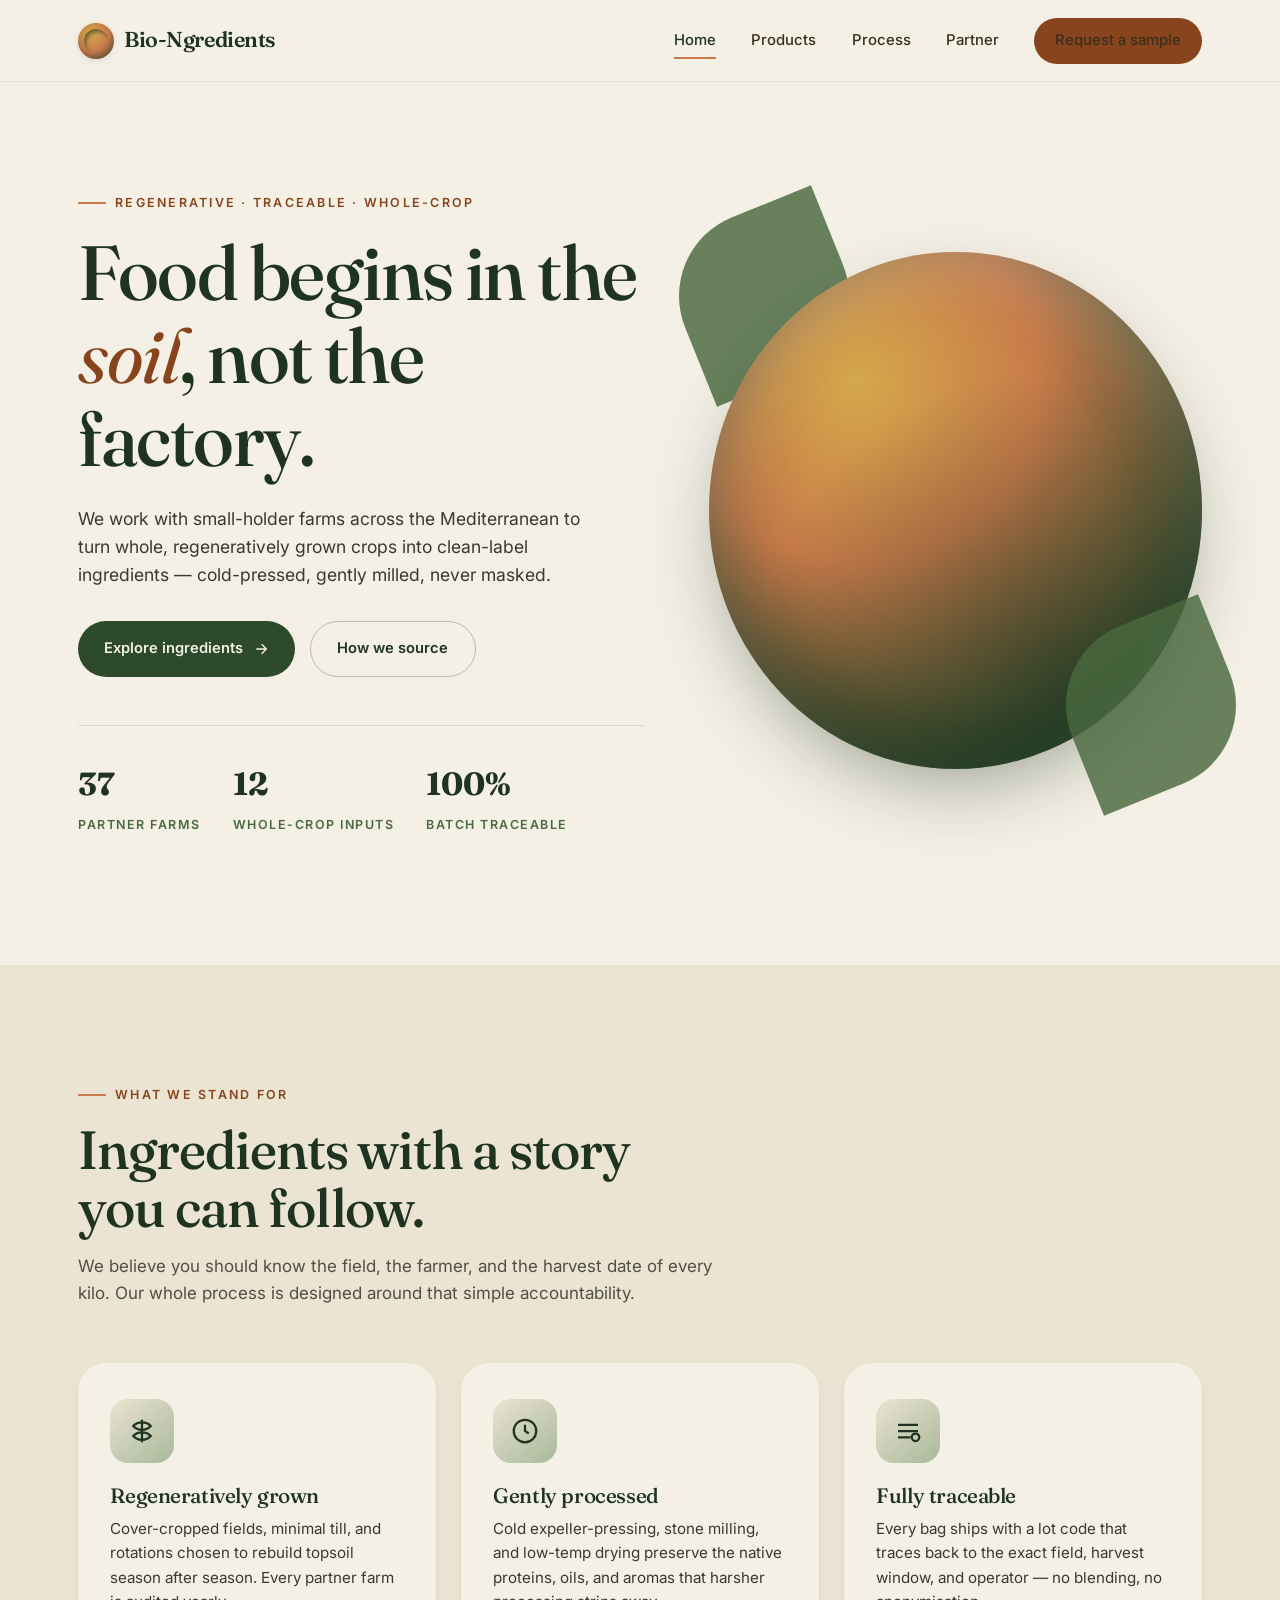
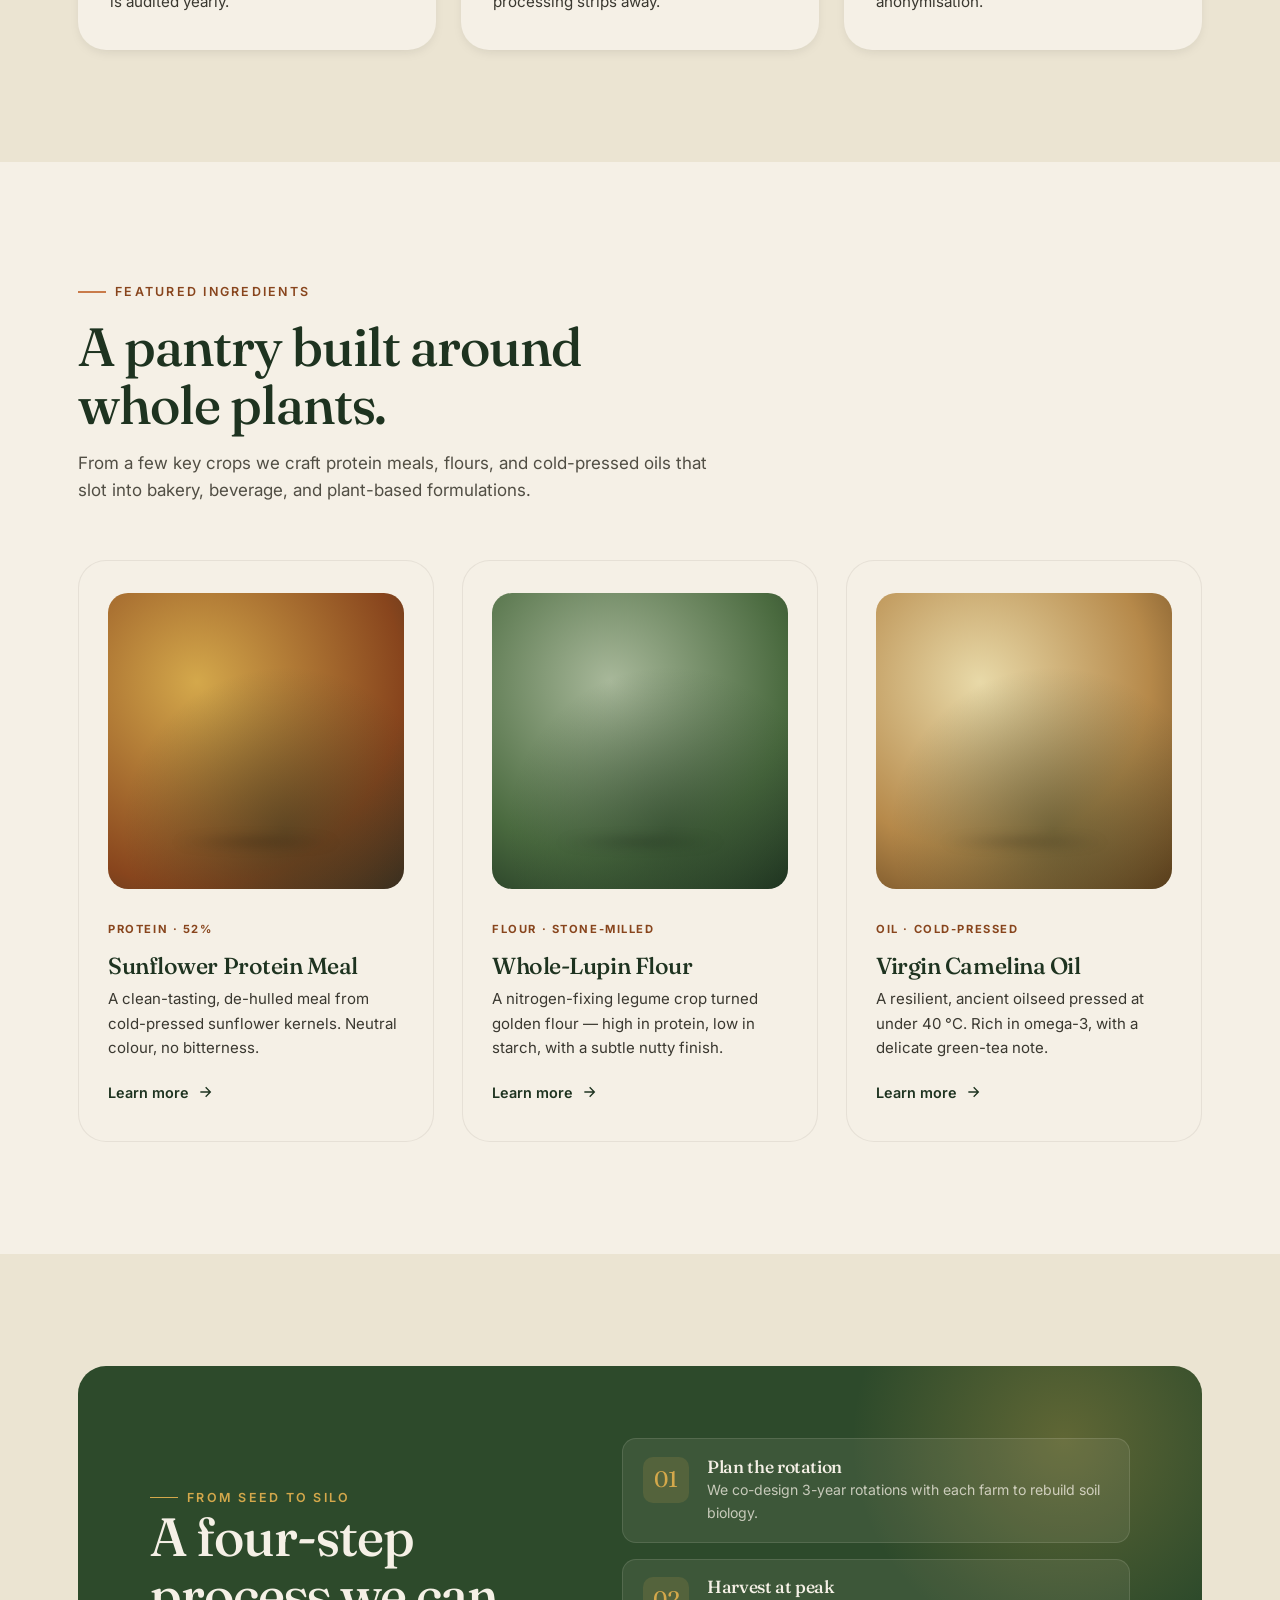
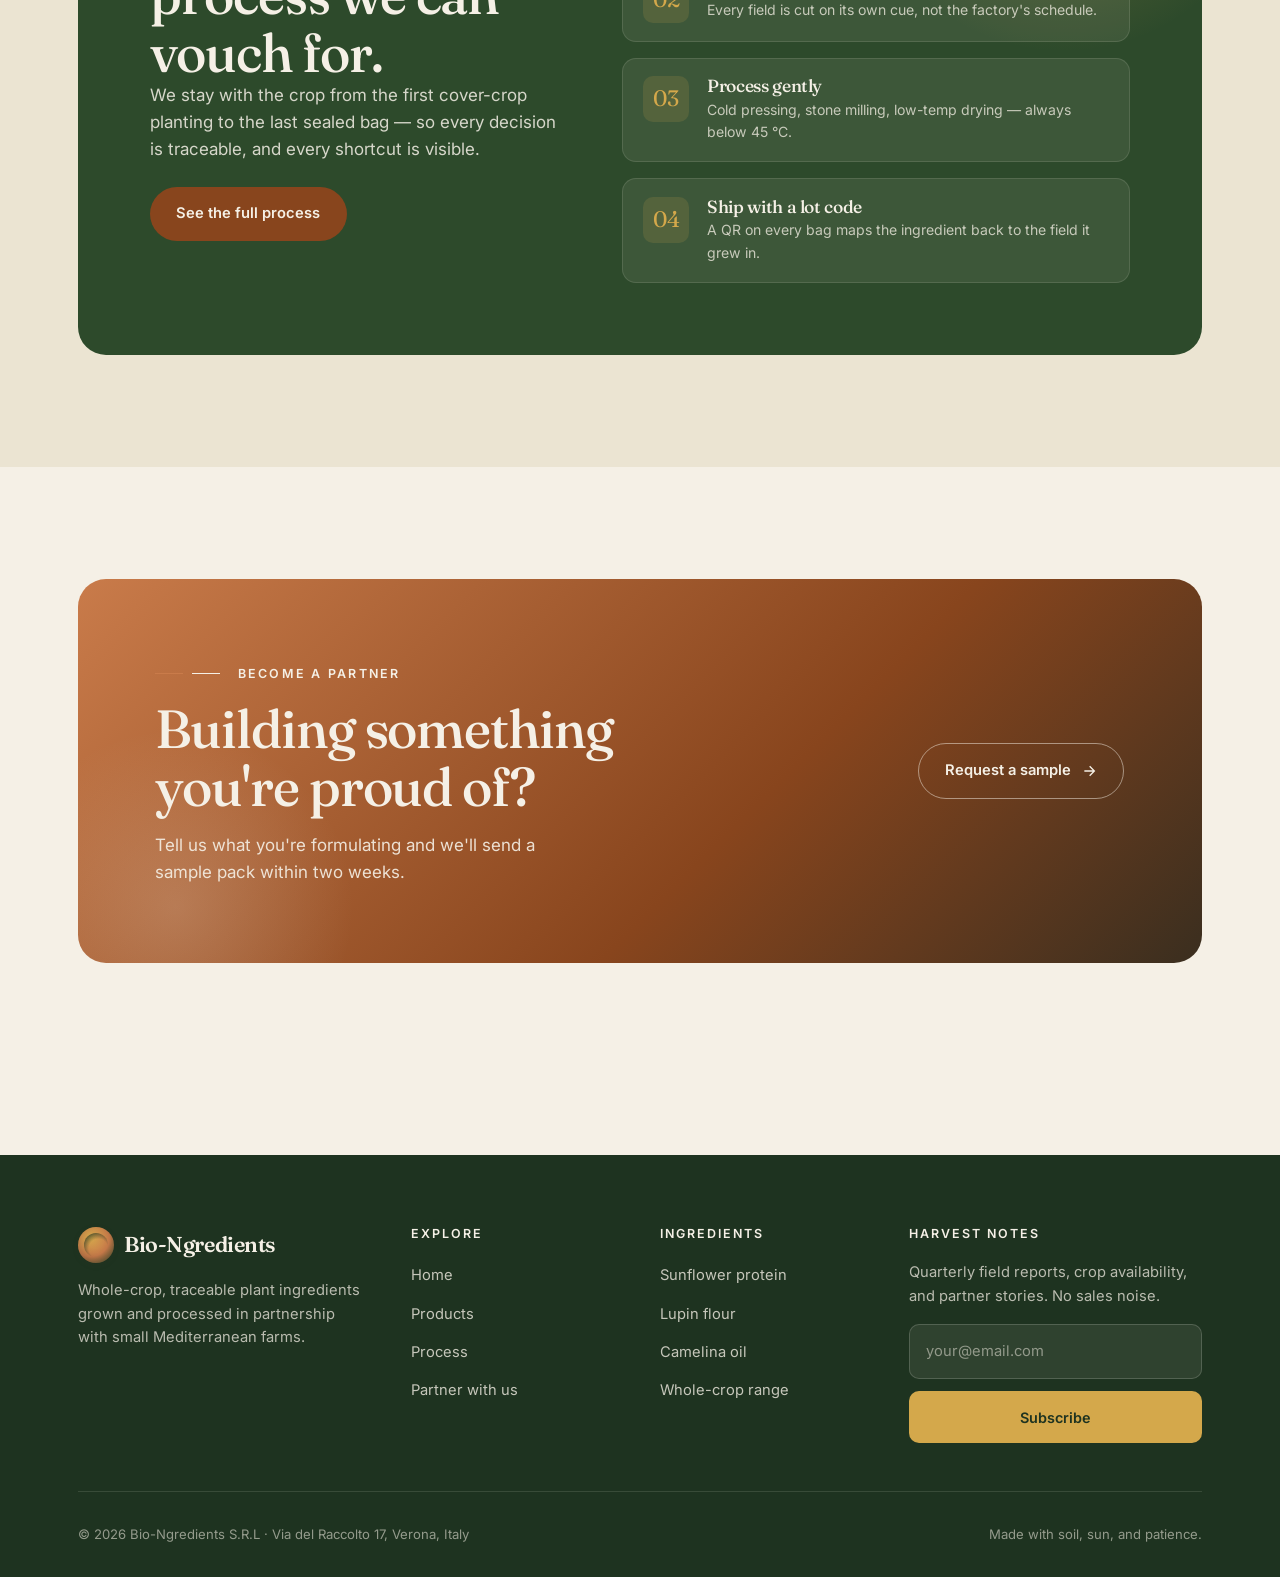
<file: index.html>
<!doctype html>
<html lang="en">
<head>
  <meta charset="utf-8" />
  <meta name="viewport" content="width=device-width, initial-scale=1" />
  <title>Bio-Ngredients — Regenerative plant ingredients for better food</title>
  <meta name="description" content="Bio-Ngredients crafts traceable, regeneratively grown plant ingredients — protein meals, functional flours, and cold-pressed oils — for food makers who care where things come from." />
  <link rel="preconnect" href="https://fonts.googleapis.com">
  <link rel="preconnect" href="https://fonts.gstatic.com" crossorigin>
  <link href="https://fonts.googleapis.com/css2?family=Fraunces:ital,opsz,wght@0,9..144,400;0,9..144,500;0,9..144,600;1,9..144,400&family=Inter:wght@400;500;600;700&display=swap" rel="stylesheet">
  <link rel="stylesheet" href="css/style.css" />
</head>
<body data-page="home">
  <header class="nav" role="banner">
    <div class="nav-inner">
      <a href="index.html" class="logo" aria-label="Bio-Ngredients home">
        <span class="logo-mark" aria-hidden="true"></span>
        <span>Bio-Ngredients</span>
      </a>
      <button class="hamburger" aria-label="Toggle menu" aria-expanded="false" aria-controls="nav-menu">
        <span></span><span></span><span></span>
      </button>
      <nav class="nav-menu" id="nav-menu" aria-label="Primary">
        <a href="index.html" class="nav-home">Home</a>
        <a href="products.html" class="nav-products">Products</a>
        <a href="process.html" class="nav-process">Process</a>
        <a href="contact.html" class="nav-contact">Partner</a>
        <a href="contact.html" class="btn btn-clay nav-cta">Request a sample</a>
      </nav>
    </div>
  </header>

  <main>
    <section class="hero">
      <div class="container hero-grid">
        <div class="hero-copy reveal">
          <span class="eyebrow">Regenerative · traceable · whole-crop</span>
          <h1>Food begins in the <em>soil</em>, not the factory.</h1>
          <p class="lead">We work with small-holder farms across the Mediterranean to turn whole, regeneratively grown crops into clean-label ingredients — cold-pressed, gently milled, never masked.</p>
          <div class="hero-actions">
            <a href="products.html" class="btn btn-primary">
              Explore ingredients
              <svg viewBox="0 0 24 24" fill="none" stroke="currentColor" stroke-width="2"><path d="M5 12h14M13 5l7 7-7 7"/></svg>
            </a>
            <a href="process.html" class="btn btn-ghost">How we source</a>
          </div>
          <div class="hero-stats">
            <div><strong>37</strong><span>Partner farms</span></div>
            <div><strong>12</strong><span>Whole-crop inputs</span></div>
            <div><strong>100%</strong><span>Batch traceable</span></div>
          </div>
        </div>
        <div class="hero-visual reveal">
          <div class="hero-leaf l1" aria-hidden="true"></div>
          <div class="hero-orb" aria-hidden="true"></div>
          <div class="hero-leaf l2" aria-hidden="true"></div>
        </div>
      </div>
    </section>

    <section class="pillars">
      <div class="container">
        <div class="section-head reveal">
          <span class="eyebrow">What we stand for</span>
          <h2>Ingredients with a story you can follow.</h2>
          <p>We believe you should know the field, the farmer, and the harvest date of every kilo. Our whole process is designed around that simple accountability.</p>
        </div>
        <div class="pillar-grid reveal-stagger">
          <article class="pillar">
            <div class="pillar-icon" aria-hidden="true">
              <svg viewBox="0 0 24 24"><path d="M12 3v18M5 8s2.5-3 7-3 7 3 7 3-2.5 3-7 3-7-3-7-3zM5 16s2.5-3 7-3 7 3 7 3-2.5 3-7 3-7-3-7-3z"/></svg>
            </div>
            <h3>Regeneratively grown</h3>
            <p>Cover-cropped fields, minimal till, and rotations chosen to rebuild topsoil season after season. Every partner farm is audited yearly.</p>
          </article>
          <article class="pillar">
            <div class="pillar-icon" aria-hidden="true">
              <svg viewBox="0 0 24 24"><circle cx="12" cy="12" r="9"/><path d="M12 7v5l3 2"/></svg>
            </div>
            <h3>Gently processed</h3>
            <p>Cold expeller-pressing, stone milling, and low-temp drying preserve the native proteins, oils, and aromas that harsher processing strips away.</p>
          </article>
          <article class="pillar">
            <div class="pillar-icon" aria-hidden="true">
              <svg viewBox="0 0 24 24"><path d="M4 7h16M4 12h16M4 17h10"/><circle cx="18" cy="17" r="3"/></svg>
            </div>
            <h3>Fully traceable</h3>
            <p>Every bag ships with a lot code that traces back to the exact field, harvest window, and operator — no blending, no anonymisation.</p>
          </article>
        </div>
      </div>
    </section>

    <section>
      <div class="container">
        <div class="section-head reveal">
          <span class="eyebrow">Featured ingredients</span>
          <h2>A pantry built around whole plants.</h2>
          <p>From a few key crops we craft protein meals, flours, and cold-pressed oils that slot into bakery, beverage, and plant-based formulations.</p>
        </div>
        <div class="products reveal-stagger">
          <a href="protein-meal.html" class="product-card">
            <div class="product-visual pv-1"></div>
            <span class="tag">Protein · 52%</span>
            <h3>Sunflower Protein Meal</h3>
            <p>A clean-tasting, de-hulled meal from cold-pressed sunflower kernels. Neutral colour, no bitterness.</p>
            <span class="arrow">
              Learn more
              <svg viewBox="0 0 24 24" fill="none" stroke="currentColor" stroke-width="2"><path d="M5 12h14M13 5l7 7-7 7"/></svg>
            </span>
          </a>
          <a href="products.html" class="product-card">
            <div class="product-visual pv-2"></div>
            <span class="tag">Flour · stone-milled</span>
            <h3>Whole-Lupin Flour</h3>
            <p>A nitrogen-fixing legume crop turned golden flour — high in protein, low in starch, with a subtle nutty finish.</p>
            <span class="arrow">
              Learn more
              <svg viewBox="0 0 24 24" fill="none" stroke="currentColor" stroke-width="2"><path d="M5 12h14M13 5l7 7-7 7"/></svg>
            </span>
          </a>
          <a href="products.html" class="product-card">
            <div class="product-visual pv-3"></div>
            <span class="tag">Oil · cold-pressed</span>
            <h3>Virgin Camelina Oil</h3>
            <p>A resilient, ancient oilseed pressed at under 40 °C. Rich in omega-3, with a delicate green-tea note.</p>
            <span class="arrow">
              Learn more
              <svg viewBox="0 0 24 24" fill="none" stroke="currentColor" stroke-width="2"><path d="M5 12h14M13 5l7 7-7 7"/></svg>
            </span>
          </a>
        </div>
      </div>
    </section>

    <section class="pillars">
      <div class="container">
        <div class="process-strip reveal">
          <div>
            <span class="eyebrow">From seed to silo</span>
            <h2>A four-step process we can vouch for.</h2>
            <p>We stay with the crop from the first cover-crop planting to the last sealed bag — so every decision is traceable, and every shortcut is visible.</p>
            <a href="process.html" class="btn btn-clay" style="margin-top:1.5rem">See the full process</a>
          </div>
          <div class="process-steps">
            <div class="ps-item"><div class="num">01</div><div><h4>Plan the rotation</h4><p>We co-design 3-year rotations with each farm to rebuild soil biology.</p></div></div>
            <div class="ps-item"><div class="num">02</div><div><h4>Harvest at peak</h4><p>Every field is cut on its own cue, not the factory's schedule.</p></div></div>
            <div class="ps-item"><div class="num">03</div><div><h4>Process gently</h4><p>Cold pressing, stone milling, low-temp drying — always below 45 °C.</p></div></div>
            <div class="ps-item"><div class="num">04</div><div><h4>Ship with a lot code</h4><p>A QR on every bag maps the ingredient back to the field it grew in.</p></div></div>
          </div>
        </div>
      </div>
    </section>

    <section>
      <div class="container">
        <div class="cta-banner reveal">
          <div>
            <span class="eyebrow" style="color:#f5f0e6"><span style="background:#f5f0e6;display:inline-block;width:28px;height:1.5px;margin-right:0.55rem"></span>Become a partner</span>
            <h2 style="margin-top:1rem">Building something you're proud of?</h2>
            <p style="margin-top:1rem">Tell us what you're formulating and we'll send a sample pack within two weeks.</p>
          </div>
          <a href="contact.html" class="btn btn-ghost">
            Request a sample
            <svg viewBox="0 0 24 24" fill="none" stroke="currentColor" stroke-width="2"><path d="M5 12h14M13 5l7 7-7 7"/></svg>
          </a>
        </div>
      </div>
    </section>
  </main>

  <footer class="footer">
    <div class="container">
      <div class="footer-grid">
        <div>
          <a href="index.html" class="logo"><span class="logo-mark"></span><span>Bio-Ngredients</span></a>
          <p>Whole-crop, traceable plant ingredients grown and processed in partnership with small Mediterranean farms.</p>
        </div>
        <div>
          <h4>Explore</h4>
          <ul>
            <li><a href="index.html">Home</a></li>
            <li><a href="products.html">Products</a></li>
            <li><a href="process.html">Process</a></li>
            <li><a href="contact.html">Partner with us</a></li>
          </ul>
        </div>
        <div>
          <h4>Ingredients</h4>
          <ul>
            <li><a href="protein-meal.html">Sunflower protein</a></li>
            <li><a href="products.html">Lupin flour</a></li>
            <li><a href="products.html">Camelina oil</a></li>
            <li><a href="products.html">Whole-crop range</a></li>
          </ul>
        </div>
        <div class="footer-news">
          <h4>Harvest notes</h4>
          <p style="margin-bottom:1rem">Quarterly field reports, crop availability, and partner stories. No sales noise.</p>
          <form onsubmit="event.preventDefault(); this.querySelector('button').textContent='Subscribed ✓';">
            <input type="email" placeholder="your@email.com" required />
            <button type="submit">Subscribe</button>
          </form>
        </div>
      </div>
      <div class="footer-bottom">
        <div>© <span data-year></span> Bio-Ngredients S.R.L · Via del Raccolto 17, Verona, Italy</div>
        <div>Made with soil, sun, and patience.</div>
      </div>
    </div>
  </footer>

  <script src="js/main.js"></script>
</body>
</html>
</file>
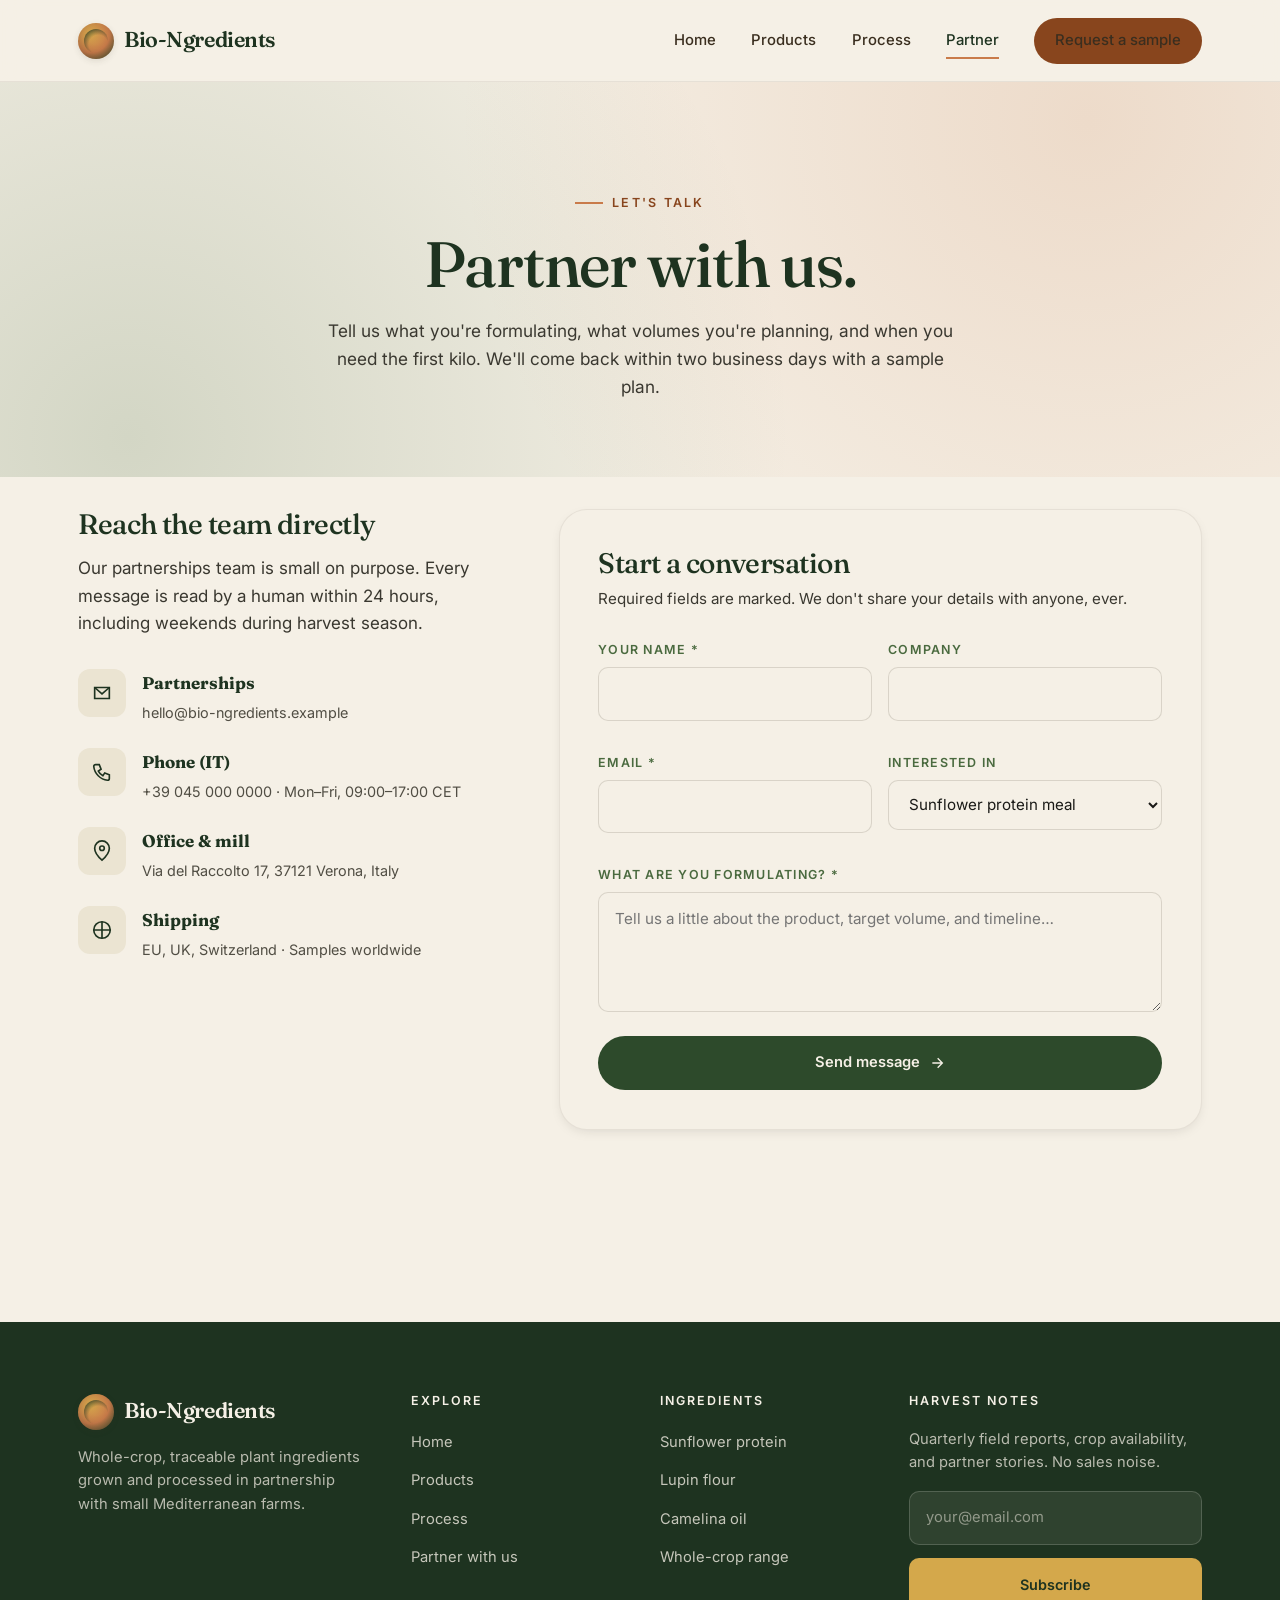
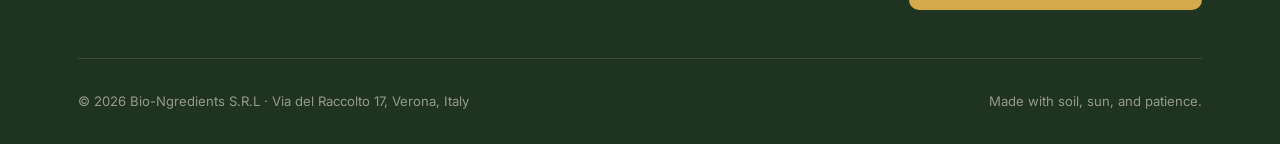
<file: contact.html>
<!doctype html>
<html lang="en">
<head>
  <meta charset="utf-8" />
  <meta name="viewport" content="width=device-width, initial-scale=1" />
  <title>Partner With Us · Bio-Ngredients</title>
  <meta name="description" content="Request a sample, plan a dedicated rotation, or arrange a farm visit. Start a conversation with our partnerships team." />
  <link rel="preconnect" href="https://fonts.googleapis.com">
  <link rel="preconnect" href="https://fonts.gstatic.com" crossorigin>
  <link href="https://fonts.googleapis.com/css2?family=Fraunces:ital,opsz,wght@0,9..144,400;0,9..144,500;0,9..144,600;1,9..144,400&family=Inter:wght@400;500;600;700&display=swap" rel="stylesheet">
  <link rel="stylesheet" href="css/style.css" />
</head>
<body data-page="contact">
  <header class="nav" role="banner">
    <div class="nav-inner">
      <a href="index.html" class="logo" aria-label="Bio-Ngredients home">
        <span class="logo-mark" aria-hidden="true"></span>
        <span>Bio-Ngredients</span>
      </a>
      <button class="hamburger" aria-label="Toggle menu" aria-expanded="false" aria-controls="nav-menu">
        <span></span><span></span><span></span>
      </button>
      <nav class="nav-menu" id="nav-menu" aria-label="Primary">
        <a href="index.html" class="nav-home">Home</a>
        <a href="products.html" class="nav-products">Products</a>
        <a href="process.html" class="nav-process">Process</a>
        <a href="contact.html" class="nav-contact">Partner</a>
        <a href="contact.html" class="btn btn-clay nav-cta">Request a sample</a>
      </nav>
    </div>
  </header>

  <main>
    <section class="page-header">
      <div class="container">
        <span class="eyebrow">Let's talk</span>
        <h1>Partner with us.</h1>
        <p>Tell us what you're formulating, what volumes you're planning, and when you need the first kilo. We'll come back within two business days with a sample plan.</p>
      </div>
    </section>

    <section style="padding-top:2rem">
      <div class="container">
        <div class="contact-grid">
          <div class="contact-info reveal">
            <h3>Reach the team directly</h3>
            <p>Our partnerships team is small on purpose. Every message is read by a human within 24 hours, including weekends during harvest season.</p>
            <div class="info-list">
              <div class="info-item">
                <div class="ii-icn"><svg viewBox="0 0 24 24"><path d="M4 6h16v12H4z"/><path d="M4 6l8 7 8-7"/></svg></div>
                <div>
                  <strong>Partnerships</strong>
                  <span>hello@bio-ngredients.example</span>
                </div>
              </div>
              <div class="info-item">
                <div class="ii-icn"><svg viewBox="0 0 24 24"><path d="M5 4h4l2 5-3 2a11 11 0 005 5l2-3 5 2v4a2 2 0 01-2 2A17 17 0 013 6a2 2 0 012-2z"/></svg></div>
                <div>
                  <strong>Phone (IT)</strong>
                  <span>+39 045 000 0000 · Mon–Fri, 09:00–17:00 CET</span>
                </div>
              </div>
              <div class="info-item">
                <div class="ii-icn"><svg viewBox="0 0 24 24"><path d="M12 22s-8-7-8-13a8 8 0 1116 0c0 6-8 13-8 13z"/><circle cx="12" cy="9" r="2.5"/></svg></div>
                <div>
                  <strong>Office &amp; mill</strong>
                  <span>Via del Raccolto 17, 37121 Verona, Italy</span>
                </div>
              </div>
              <div class="info-item">
                <div class="ii-icn"><svg viewBox="0 0 24 24"><circle cx="12" cy="12" r="9"/><path d="M12 3v18M3 12h18"/></svg></div>
                <div>
                  <strong>Shipping</strong>
                  <span>EU, UK, Switzerland · Samples worldwide</span>
                </div>
              </div>
            </div>
          </div>

          <form class="contact-form reveal" novalidate>
            <h3>Start a conversation</h3>
            <p>Required fields are marked. We don't share your details with anyone, ever.</p>

            <div class="form-row">
              <div class="form-field">
                <label for="f-name">Your name *</label>
                <input id="f-name" name="name" type="text" required autocomplete="name" />
              </div>
              <div class="form-field">
                <label for="f-company">Company</label>
                <input id="f-company" name="company" type="text" autocomplete="organization" />
              </div>
            </div>

            <div class="form-row">
              <div class="form-field">
                <label for="f-email">Email *</label>
                <input id="f-email" name="email" type="email" required autocomplete="email" />
              </div>
              <div class="form-field">
                <label for="f-interest">Interested in</label>
                <select id="f-interest" name="interest">
                  <option>Sunflower protein meal</option>
                  <option>Whole-lupin flour</option>
                  <option>Virgin camelina oil</option>
                  <option>Dedicated rotation</option>
                  <option>Farm visit</option>
                  <option>Something else</option>
                </select>
              </div>
            </div>

            <div class="form-field">
              <label for="f-message">What are you formulating? *</label>
              <textarea id="f-message" name="message" required placeholder="Tell us a little about the product, target volume, and timeline…"></textarea>
            </div>

            <button type="submit" class="btn btn-primary">
              Send message
              <svg viewBox="0 0 24 24" fill="none" stroke="currentColor" stroke-width="2"><path d="M5 12h14M13 5l7 7-7 7"/></svg>
            </button>
            <div class="form-status" role="status" aria-live="polite"></div>
          </form>
        </div>
      </div>
    </section>
  </main>

  <footer class="footer">
    <div class="container">
      <div class="footer-grid">
        <div>
          <a href="index.html" class="logo"><span class="logo-mark"></span><span>Bio-Ngredients</span></a>
          <p>Whole-crop, traceable plant ingredients grown and processed in partnership with small Mediterranean farms.</p>
        </div>
        <div>
          <h4>Explore</h4>
          <ul>
            <li><a href="index.html">Home</a></li>
            <li><a href="products.html">Products</a></li>
            <li><a href="process.html">Process</a></li>
            <li><a href="contact.html">Partner with us</a></li>
          </ul>
        </div>
        <div>
          <h4>Ingredients</h4>
          <ul>
            <li><a href="protein-meal.html">Sunflower protein</a></li>
            <li><a href="products.html">Lupin flour</a></li>
            <li><a href="products.html">Camelina oil</a></li>
            <li><a href="products.html">Whole-crop range</a></li>
          </ul>
        </div>
        <div class="footer-news">
          <h4>Harvest notes</h4>
          <p style="margin-bottom:1rem">Quarterly field reports, crop availability, and partner stories. No sales noise.</p>
          <form onsubmit="event.preventDefault(); this.querySelector('button').textContent='Subscribed ✓';">
            <input type="email" placeholder="your@email.com" required />
            <button type="submit">Subscribe</button>
          </form>
        </div>
      </div>
      <div class="footer-bottom">
        <div>© <span data-year></span> Bio-Ngredients S.R.L · Via del Raccolto 17, Verona, Italy</div>
        <div>Made with soil, sun, and patience.</div>
      </div>
    </div>
  </footer>

  <script src="js/main.js"></script>
</body>
</html>
</file>
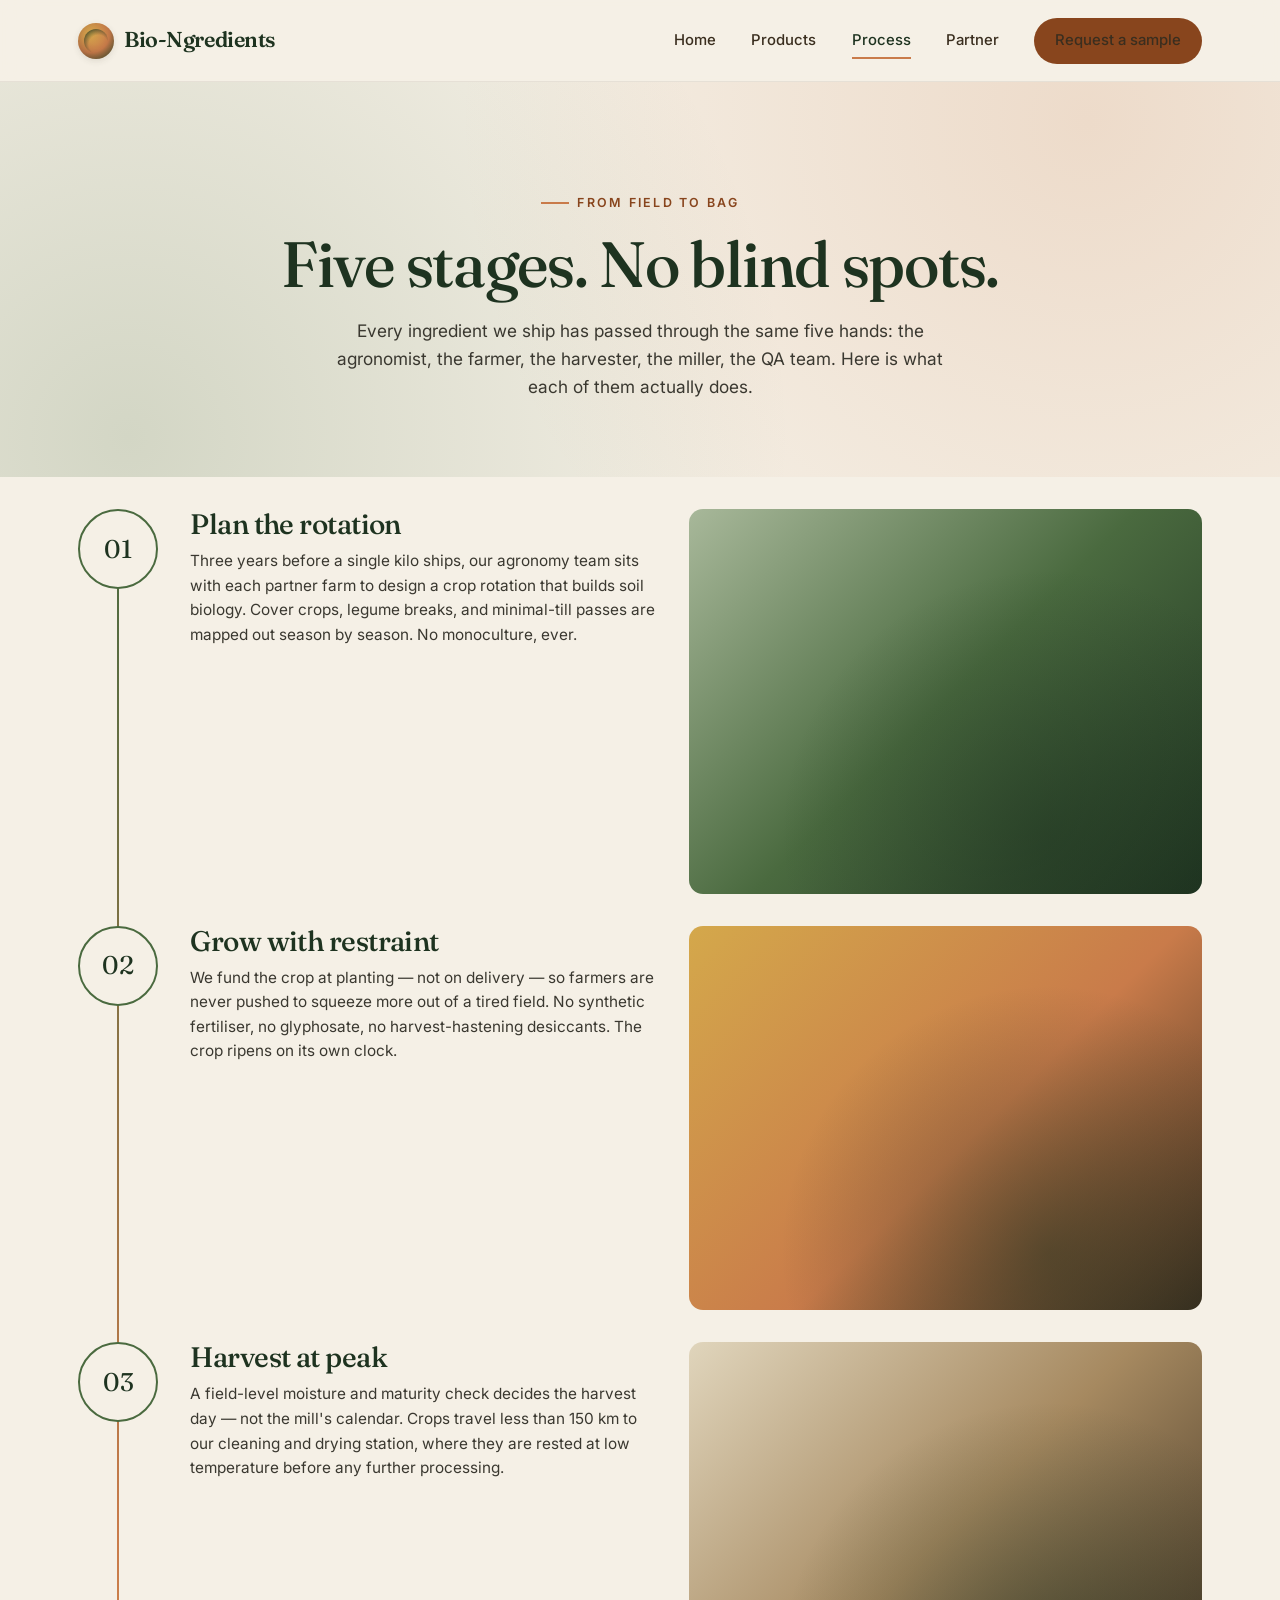
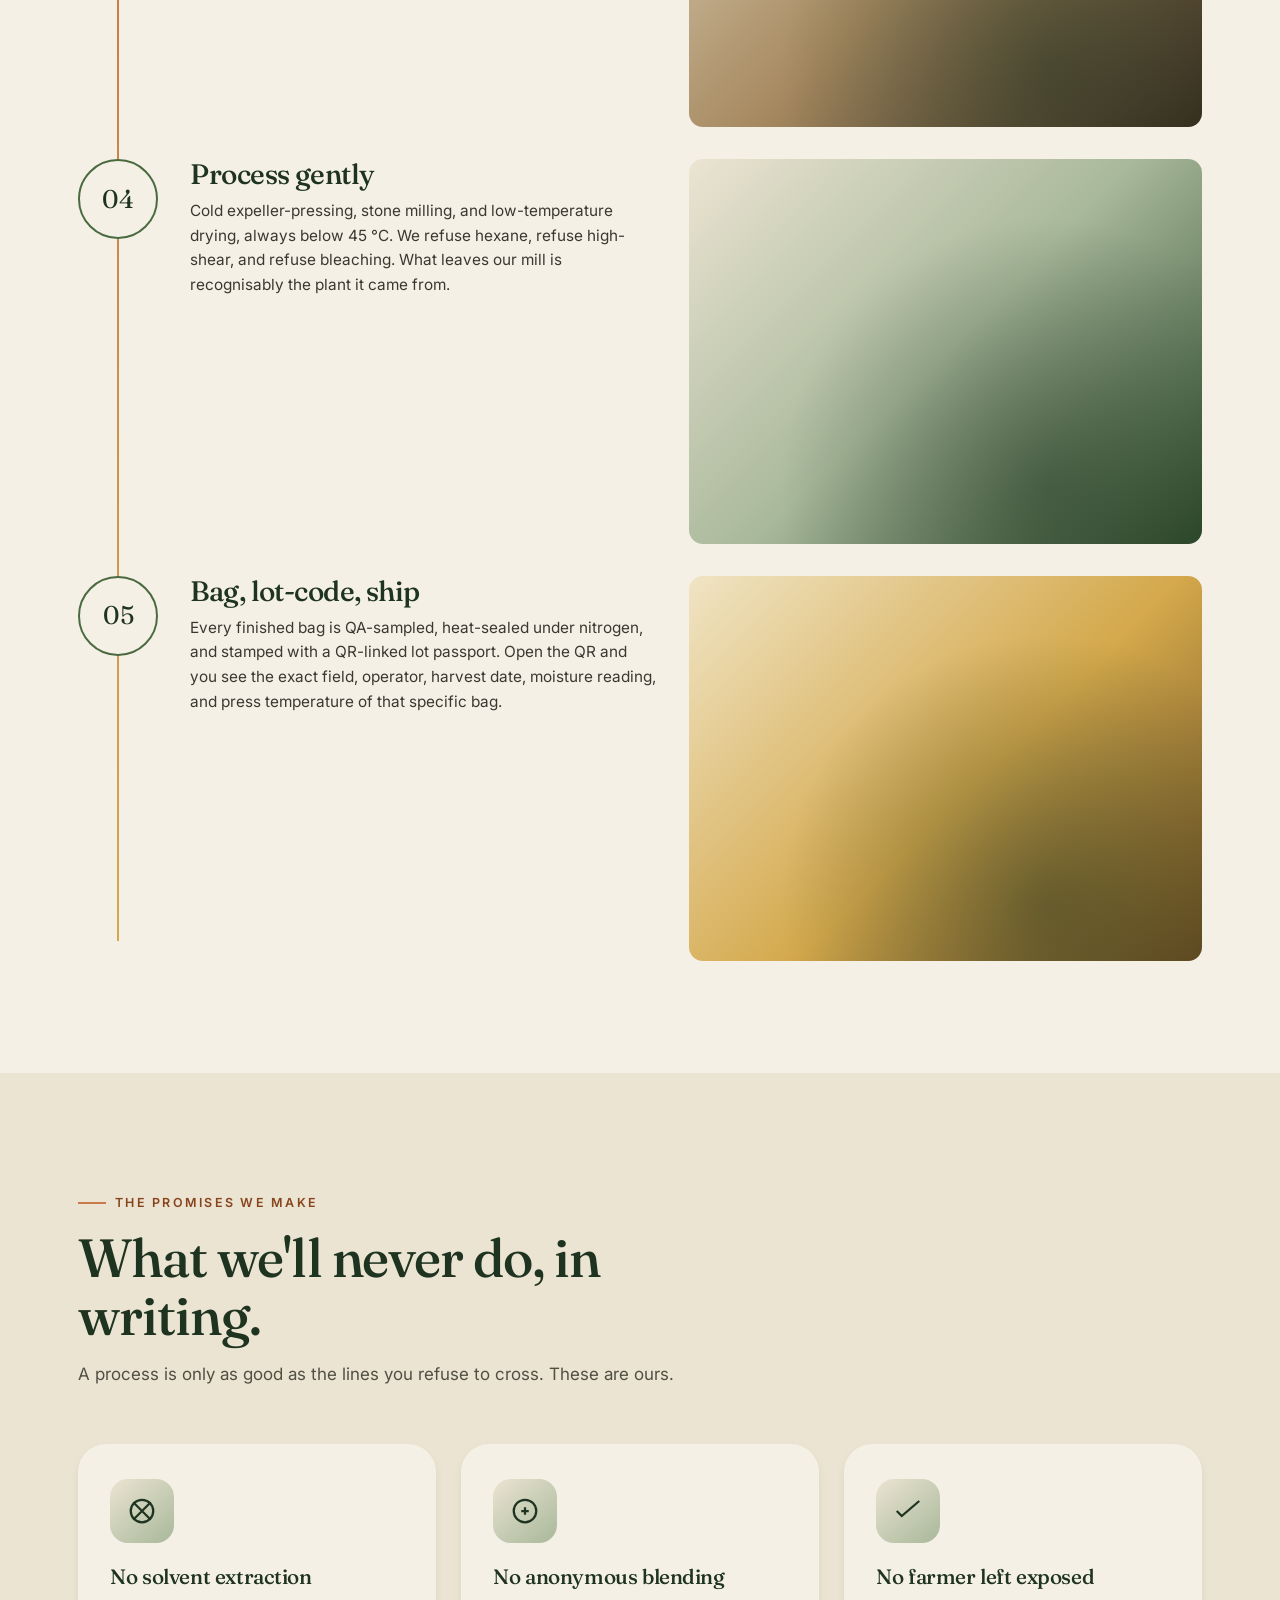
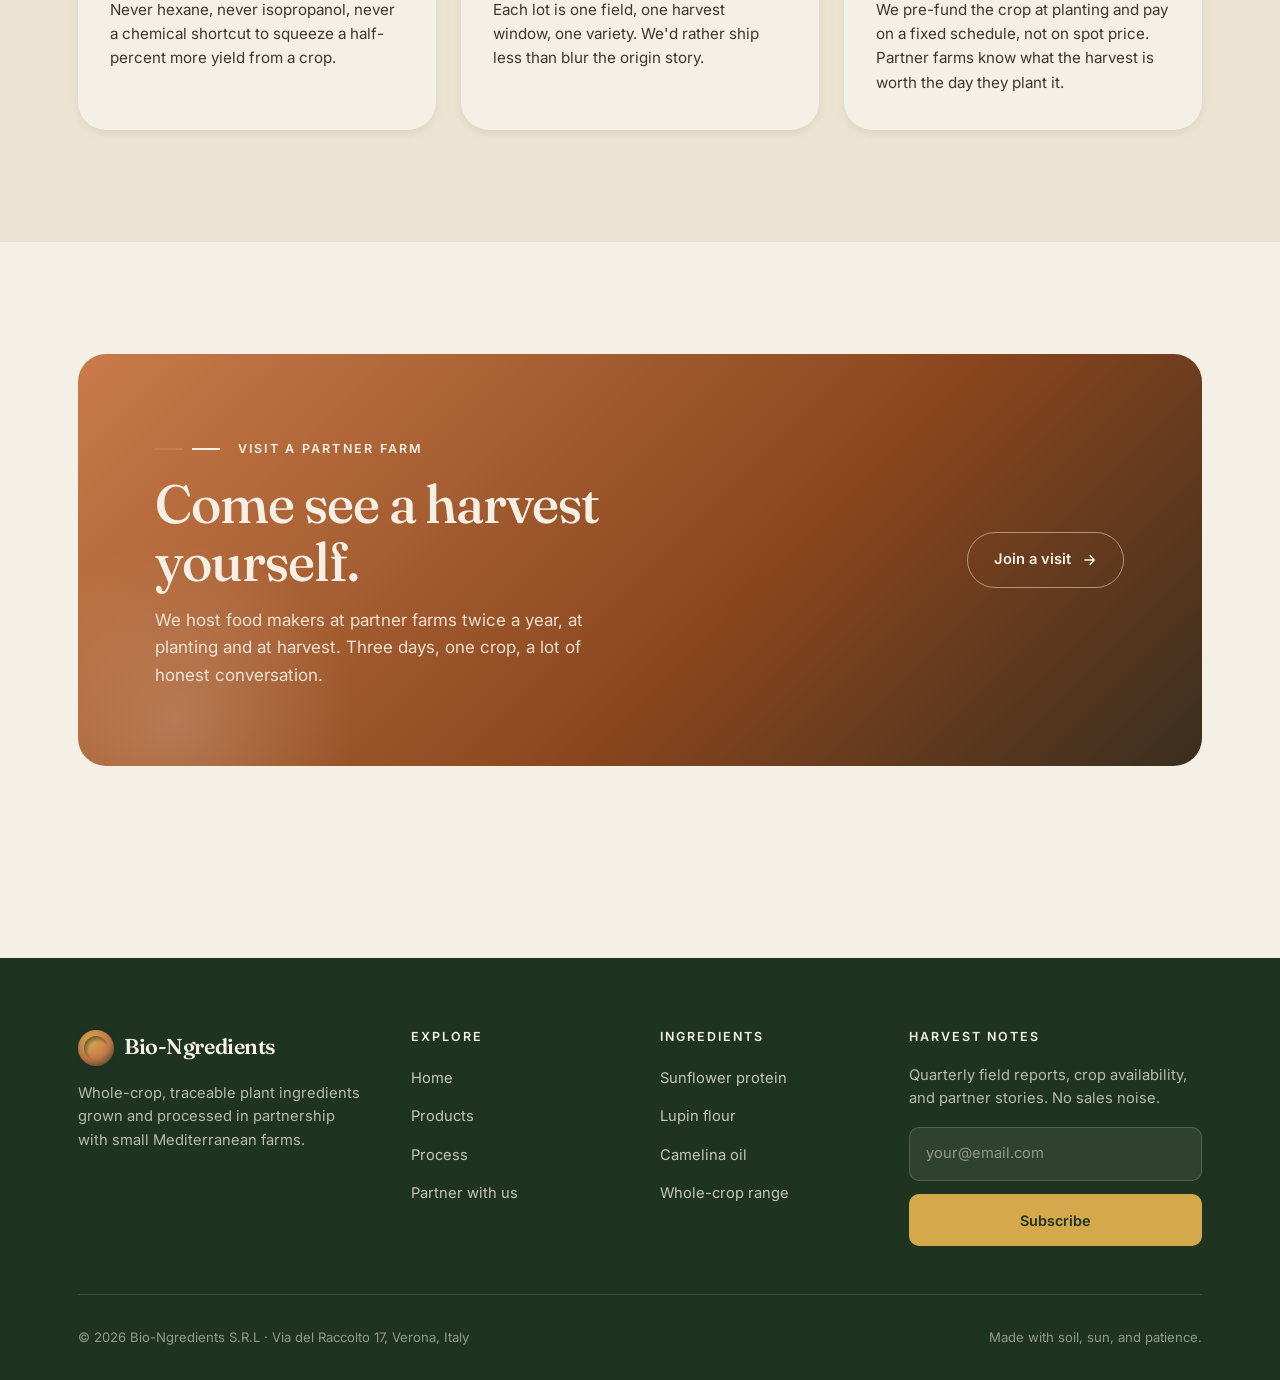
<file: process.html>
<!doctype html>
<html lang="en">
<head>
  <meta charset="utf-8" />
  <meta name="viewport" content="width=device-width, initial-scale=1" />
  <title>Our Process · Bio-Ngredients</title>
  <meta name="description" content="From cover-crop planning to sealed, lot-coded bags — a five-stage process we can vouch for, step by step." />
  <link rel="preconnect" href="https://fonts.googleapis.com">
  <link rel="preconnect" href="https://fonts.gstatic.com" crossorigin>
  <link href="https://fonts.googleapis.com/css2?family=Fraunces:ital,opsz,wght@0,9..144,400;0,9..144,500;0,9..144,600;1,9..144,400&family=Inter:wght@400;500;600;700&display=swap" rel="stylesheet">
  <link rel="stylesheet" href="css/style.css" />
</head>
<body data-page="process">
  <header class="nav" role="banner">
    <div class="nav-inner">
      <a href="index.html" class="logo" aria-label="Bio-Ngredients home">
        <span class="logo-mark" aria-hidden="true"></span>
        <span>Bio-Ngredients</span>
      </a>
      <button class="hamburger" aria-label="Toggle menu" aria-expanded="false" aria-controls="nav-menu">
        <span></span><span></span><span></span>
      </button>
      <nav class="nav-menu" id="nav-menu" aria-label="Primary">
        <a href="index.html" class="nav-home">Home</a>
        <a href="products.html" class="nav-products">Products</a>
        <a href="process.html" class="nav-process">Process</a>
        <a href="contact.html" class="nav-contact">Partner</a>
        <a href="contact.html" class="btn btn-clay nav-cta">Request a sample</a>
      </nav>
    </div>
  </header>

  <main>
    <section class="page-header">
      <div class="container">
        <span class="eyebrow">From field to bag</span>
        <h1>Five stages. No blind spots.</h1>
        <p>Every ingredient we ship has passed through the same five hands: the agronomist, the farmer, the harvester, the miller, the QA team. Here is what each of them actually does.</p>
      </div>
    </section>

    <section style="padding-top:2rem">
      <div class="container">
        <div class="timeline">
          <div class="tl-row reveal">
            <div class="tl-dot">01</div>
            <div class="tl-body">
              <h3>Plan the rotation</h3>
              <p>Three years before a single kilo ships, our agronomy team sits with each partner farm to design a crop rotation that builds soil biology. Cover crops, legume breaks, and minimal-till passes are mapped out season by season. No monoculture, ever.</p>
            </div>
            <div class="tl-visual tl-v1"></div>
          </div>
          <div class="tl-row reveal">
            <div class="tl-dot">02</div>
            <div class="tl-body">
              <h3>Grow with restraint</h3>
              <p>We fund the crop at planting — not on delivery — so farmers are never pushed to squeeze more out of a tired field. No synthetic fertiliser, no glyphosate, no harvest-hastening desiccants. The crop ripens on its own clock.</p>
            </div>
            <div class="tl-visual tl-v2"></div>
          </div>
          <div class="tl-row reveal">
            <div class="tl-dot">03</div>
            <div class="tl-body">
              <h3>Harvest at peak</h3>
              <p>A field-level moisture and maturity check decides the harvest day — not the mill's calendar. Crops travel less than 150 km to our cleaning and drying station, where they are rested at low temperature before any further processing.</p>
            </div>
            <div class="tl-visual tl-v3"></div>
          </div>
          <div class="tl-row reveal">
            <div class="tl-dot">04</div>
            <div class="tl-body">
              <h3>Process gently</h3>
              <p>Cold expeller-pressing, stone milling, and low-temperature drying, always below 45 °C. We refuse hexane, refuse high-shear, and refuse bleaching. What leaves our mill is recognisably the plant it came from.</p>
            </div>
            <div class="tl-visual tl-v4"></div>
          </div>
          <div class="tl-row reveal">
            <div class="tl-dot">05</div>
            <div class="tl-body">
              <h3>Bag, lot-code, ship</h3>
              <p>Every finished bag is QA-sampled, heat-sealed under nitrogen, and stamped with a QR-linked lot passport. Open the QR and you see the exact field, operator, harvest date, moisture reading, and press temperature of that specific bag.</p>
            </div>
            <div class="tl-visual tl-v5"></div>
          </div>
        </div>
      </div>
    </section>

    <section class="pillars">
      <div class="container">
        <div class="section-head reveal">
          <span class="eyebrow">The promises we make</span>
          <h2>What we'll never do, in writing.</h2>
          <p>A process is only as good as the lines you refuse to cross. These are ours.</p>
        </div>
        <div class="pillar-grid reveal-stagger">
          <article class="pillar">
            <div class="pillar-icon"><svg viewBox="0 0 24 24"><path d="M5 5l14 14M5 19L19 5"/><circle cx="12" cy="12" r="9"/></svg></div>
            <h3>No solvent extraction</h3>
            <p>Never hexane, never isopropanol, never a chemical shortcut to squeeze a half-percent more yield from a crop.</p>
          </article>
          <article class="pillar">
            <div class="pillar-icon"><svg viewBox="0 0 24 24"><circle cx="12" cy="12" r="9"/><path d="M9 12h6M12 9v6"/></svg></div>
            <h3>No anonymous blending</h3>
            <p>Each lot is one field, one harvest window, one variety. We'd rather ship less than blur the origin story.</p>
          </article>
          <article class="pillar">
            <div class="pillar-icon"><svg viewBox="0 0 24 24"><path d="M3 12l4 4L21 4"/></svg></div>
            <h3>No farmer left exposed</h3>
            <p>We pre-fund the crop at planting and pay on a fixed schedule, not on spot price. Partner farms know what the harvest is worth the day they plant it.</p>
          </article>
        </div>
      </div>
    </section>

    <section>
      <div class="container">
        <div class="cta-banner reveal">
          <div>
            <span class="eyebrow" style="color:#f5f0e6"><span style="background:#f5f0e6;display:inline-block;width:28px;height:1.5px;margin-right:0.55rem"></span>Visit a partner farm</span>
            <h2 style="margin-top:1rem">Come see a harvest yourself.</h2>
            <p style="margin-top:1rem">We host food makers at partner farms twice a year, at planting and at harvest. Three days, one crop, a lot of honest conversation.</p>
          </div>
          <a href="contact.html" class="btn btn-ghost">
            Join a visit
            <svg viewBox="0 0 24 24" fill="none" stroke="currentColor" stroke-width="2"><path d="M5 12h14M13 5l7 7-7 7"/></svg>
          </a>
        </div>
      </div>
    </section>
  </main>

  <footer class="footer">
    <div class="container">
      <div class="footer-grid">
        <div>
          <a href="index.html" class="logo"><span class="logo-mark"></span><span>Bio-Ngredients</span></a>
          <p>Whole-crop, traceable plant ingredients grown and processed in partnership with small Mediterranean farms.</p>
        </div>
        <div>
          <h4>Explore</h4>
          <ul>
            <li><a href="index.html">Home</a></li>
            <li><a href="products.html">Products</a></li>
            <li><a href="process.html">Process</a></li>
            <li><a href="contact.html">Partner with us</a></li>
          </ul>
        </div>
        <div>
          <h4>Ingredients</h4>
          <ul>
            <li><a href="protein-meal.html">Sunflower protein</a></li>
            <li><a href="products.html">Lupin flour</a></li>
            <li><a href="products.html">Camelina oil</a></li>
            <li><a href="products.html">Whole-crop range</a></li>
          </ul>
        </div>
        <div class="footer-news">
          <h4>Harvest notes</h4>
          <p style="margin-bottom:1rem">Quarterly field reports, crop availability, and partner stories. No sales noise.</p>
          <form onsubmit="event.preventDefault(); this.querySelector('button').textContent='Subscribed ✓';">
            <input type="email" placeholder="your@email.com" required />
            <button type="submit">Subscribe</button>
          </form>
        </div>
      </div>
      <div class="footer-bottom">
        <div>© <span data-year></span> Bio-Ngredients S.R.L · Via del Raccolto 17, Verona, Italy</div>
        <div>Made with soil, sun, and patience.</div>
      </div>
    </div>
  </footer>

  <script src="js/main.js"></script>
</body>
</html>
</file>
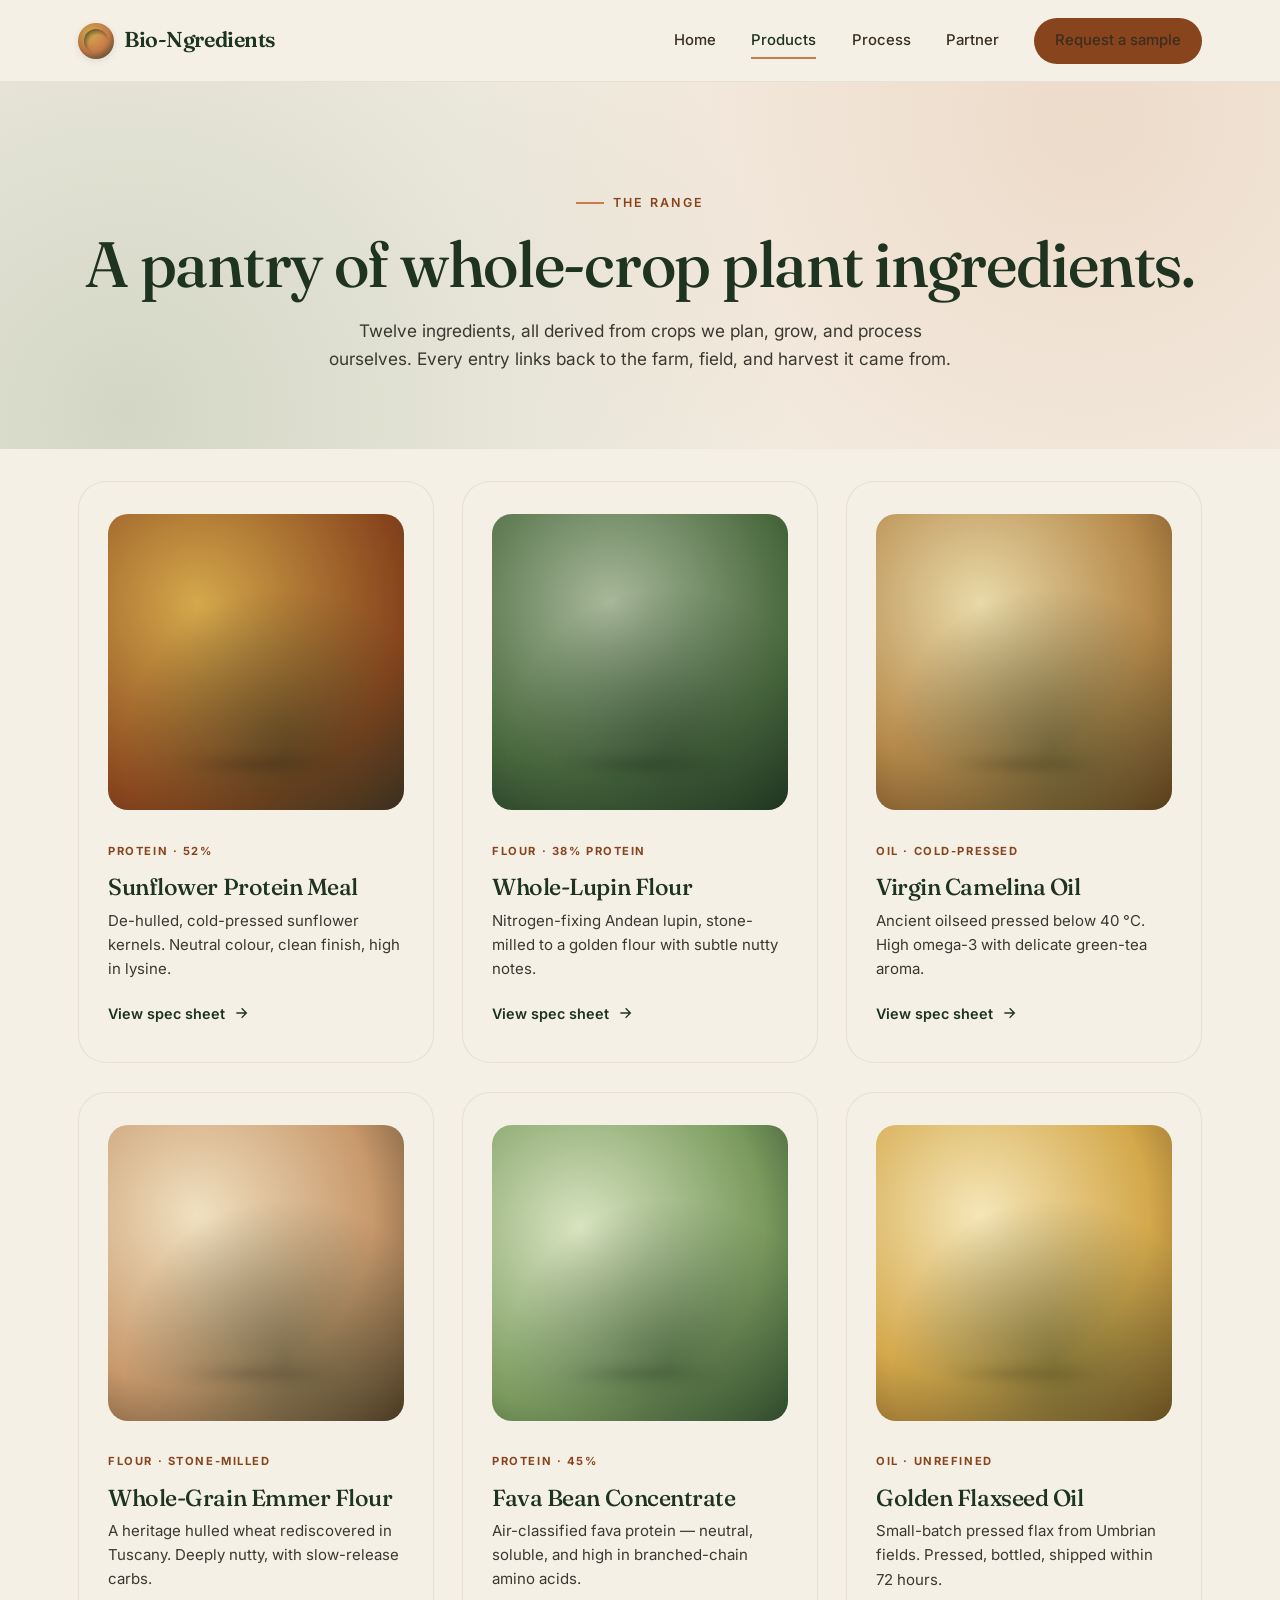
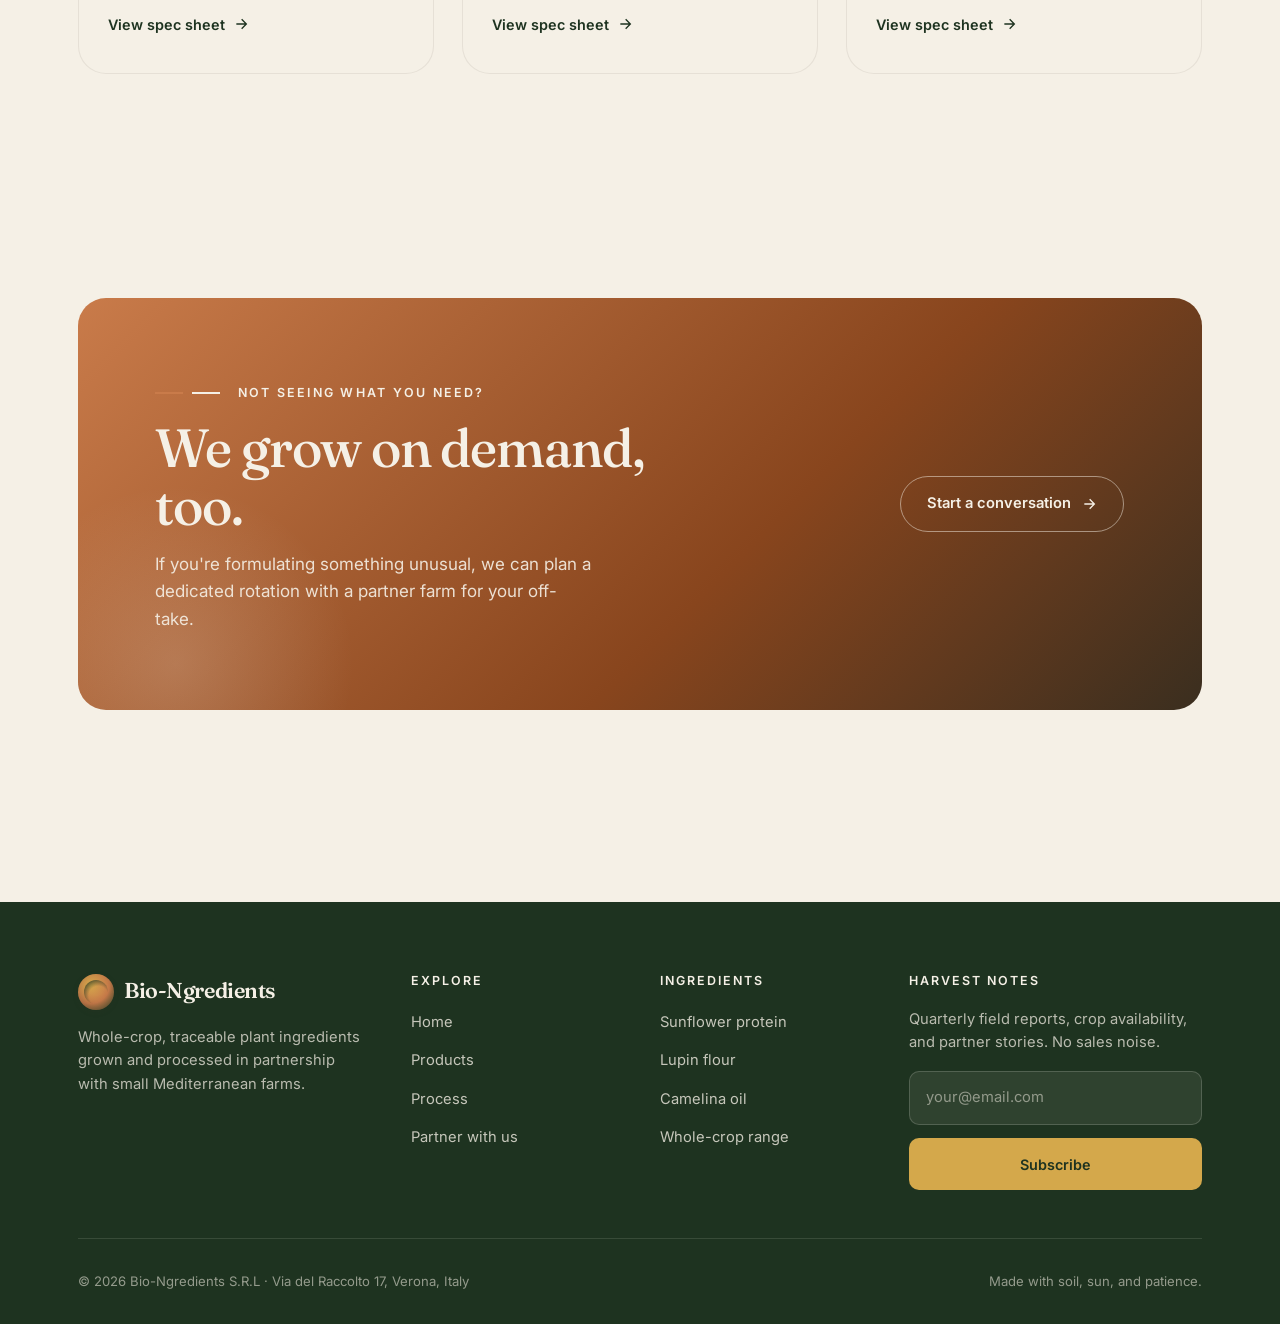
<file: products.html>
<!doctype html>
<html lang="en">
<head>
  <meta charset="utf-8" />
  <meta name="viewport" content="width=device-width, initial-scale=1" />
  <title>Products · Bio-Ngredients</title>
  <meta name="description" content="Whole-crop protein meals, stone-milled flours, and cold-pressed oils — our full range of traceable plant ingredients." />
  <link rel="preconnect" href="https://fonts.googleapis.com">
  <link rel="preconnect" href="https://fonts.gstatic.com" crossorigin>
  <link href="https://fonts.googleapis.com/css2?family=Fraunces:ital,opsz,wght@0,9..144,400;0,9..144,500;0,9..144,600;1,9..144,400&family=Inter:wght@400;500;600;700&display=swap" rel="stylesheet">
  <link rel="stylesheet" href="css/style.css" />
</head>
<body data-page="products">
  <header class="nav" role="banner">
    <div class="nav-inner">
      <a href="index.html" class="logo" aria-label="Bio-Ngredients home">
        <span class="logo-mark" aria-hidden="true"></span>
        <span>Bio-Ngredients</span>
      </a>
      <button class="hamburger" aria-label="Toggle menu" aria-expanded="false" aria-controls="nav-menu">
        <span></span><span></span><span></span>
      </button>
      <nav class="nav-menu" id="nav-menu" aria-label="Primary">
        <a href="index.html" class="nav-home">Home</a>
        <a href="products.html" class="nav-products">Products</a>
        <a href="process.html" class="nav-process">Process</a>
        <a href="contact.html" class="nav-contact">Partner</a>
        <a href="contact.html" class="btn btn-clay nav-cta">Request a sample</a>
      </nav>
    </div>
  </header>

  <main>
    <section class="page-header">
      <div class="container">
        <span class="eyebrow">The range</span>
        <h1>A pantry of whole-crop plant ingredients.</h1>
        <p>Twelve ingredients, all derived from crops we plan, grow, and process ourselves. Every entry links back to the farm, field, and harvest it came from.</p>
      </div>
    </section>

    <section style="padding-top:2rem">
      <div class="container">
        <div class="products reveal-stagger">
          <a href="protein-meal.html" class="product-card">
            <div class="product-visual pv-1"></div>
            <span class="tag">Protein · 52%</span>
            <h3>Sunflower Protein Meal</h3>
            <p>De-hulled, cold-pressed sunflower kernels. Neutral colour, clean finish, high in lysine.</p>
            <span class="arrow">View spec sheet
              <svg viewBox="0 0 24 24" fill="none" stroke="currentColor" stroke-width="2"><path d="M5 12h14M13 5l7 7-7 7"/></svg>
            </span>
          </a>
          <a href="protein-meal.html" class="product-card">
            <div class="product-visual pv-2"></div>
            <span class="tag">Flour · 38% protein</span>
            <h3>Whole-Lupin Flour</h3>
            <p>Nitrogen-fixing Andean lupin, stone-milled to a golden flour with subtle nutty notes.</p>
            <span class="arrow">View spec sheet
              <svg viewBox="0 0 24 24" fill="none" stroke="currentColor" stroke-width="2"><path d="M5 12h14M13 5l7 7-7 7"/></svg>
            </span>
          </a>
          <a href="protein-meal.html" class="product-card">
            <div class="product-visual pv-3"></div>
            <span class="tag">Oil · cold-pressed</span>
            <h3>Virgin Camelina Oil</h3>
            <p>Ancient oilseed pressed below 40 °C. High omega-3 with delicate green-tea aroma.</p>
            <span class="arrow">View spec sheet
              <svg viewBox="0 0 24 24" fill="none" stroke="currentColor" stroke-width="2"><path d="M5 12h14M13 5l7 7-7 7"/></svg>
            </span>
          </a>
          <a href="protein-meal.html" class="product-card">
            <div class="product-visual pv-4"></div>
            <span class="tag">Flour · stone-milled</span>
            <h3>Whole-Grain Emmer Flour</h3>
            <p>A heritage hulled wheat rediscovered in Tuscany. Deeply nutty, with slow-release carbs.</p>
            <span class="arrow">View spec sheet
              <svg viewBox="0 0 24 24" fill="none" stroke="currentColor" stroke-width="2"><path d="M5 12h14M13 5l7 7-7 7"/></svg>
            </span>
          </a>
          <a href="protein-meal.html" class="product-card">
            <div class="product-visual pv-5"></div>
            <span class="tag">Protein · 45%</span>
            <h3>Fava Bean Concentrate</h3>
            <p>Air-classified fava protein — neutral, soluble, and high in branched-chain amino acids.</p>
            <span class="arrow">View spec sheet
              <svg viewBox="0 0 24 24" fill="none" stroke="currentColor" stroke-width="2"><path d="M5 12h14M13 5l7 7-7 7"/></svg>
            </span>
          </a>
          <a href="protein-meal.html" class="product-card">
            <div class="product-visual pv-6"></div>
            <span class="tag">Oil · unrefined</span>
            <h3>Golden Flaxseed Oil</h3>
            <p>Small-batch pressed flax from Umbrian fields. Pressed, bottled, shipped within 72 hours.</p>
            <span class="arrow">View spec sheet
              <svg viewBox="0 0 24 24" fill="none" stroke="currentColor" stroke-width="2"><path d="M5 12h14M13 5l7 7-7 7"/></svg>
            </span>
          </a>
        </div>
      </div>
    </section>

    <section>
      <div class="container">
        <div class="cta-banner reveal">
          <div>
            <span class="eyebrow" style="color:#f5f0e6"><span style="background:#f5f0e6;display:inline-block;width:28px;height:1.5px;margin-right:0.55rem"></span>Not seeing what you need?</span>
            <h2 style="margin-top:1rem">We grow on demand, too.</h2>
            <p style="margin-top:1rem">If you're formulating something unusual, we can plan a dedicated rotation with a partner farm for your off-take.</p>
          </div>
          <a href="contact.html" class="btn btn-ghost">
            Start a conversation
            <svg viewBox="0 0 24 24" fill="none" stroke="currentColor" stroke-width="2"><path d="M5 12h14M13 5l7 7-7 7"/></svg>
          </a>
        </div>
      </div>
    </section>
  </main>

  <footer class="footer">
    <div class="container">
      <div class="footer-grid">
        <div>
          <a href="index.html" class="logo"><span class="logo-mark"></span><span>Bio-Ngredients</span></a>
          <p>Whole-crop, traceable plant ingredients grown and processed in partnership with small Mediterranean farms.</p>
        </div>
        <div>
          <h4>Explore</h4>
          <ul>
            <li><a href="index.html">Home</a></li>
            <li><a href="products.html">Products</a></li>
            <li><a href="process.html">Process</a></li>
            <li><a href="contact.html">Partner with us</a></li>
          </ul>
        </div>
        <div>
          <h4>Ingredients</h4>
          <ul>
            <li><a href="protein-meal.html">Sunflower protein</a></li>
            <li><a href="products.html">Lupin flour</a></li>
            <li><a href="products.html">Camelina oil</a></li>
            <li><a href="products.html">Whole-crop range</a></li>
          </ul>
        </div>
        <div class="footer-news">
          <h4>Harvest notes</h4>
          <p style="margin-bottom:1rem">Quarterly field reports, crop availability, and partner stories. No sales noise.</p>
          <form onsubmit="event.preventDefault(); this.querySelector('button').textContent='Subscribed ✓';">
            <input type="email" placeholder="your@email.com" required />
            <button type="submit">Subscribe</button>
          </form>
        </div>
      </div>
      <div class="footer-bottom">
        <div>© <span data-year></span> Bio-Ngredients S.R.L · Via del Raccolto 17, Verona, Italy</div>
        <div>Made with soil, sun, and patience.</div>
      </div>
    </div>
  </footer>

  <script src="js/main.js"></script>
</body>
</html>
</file>
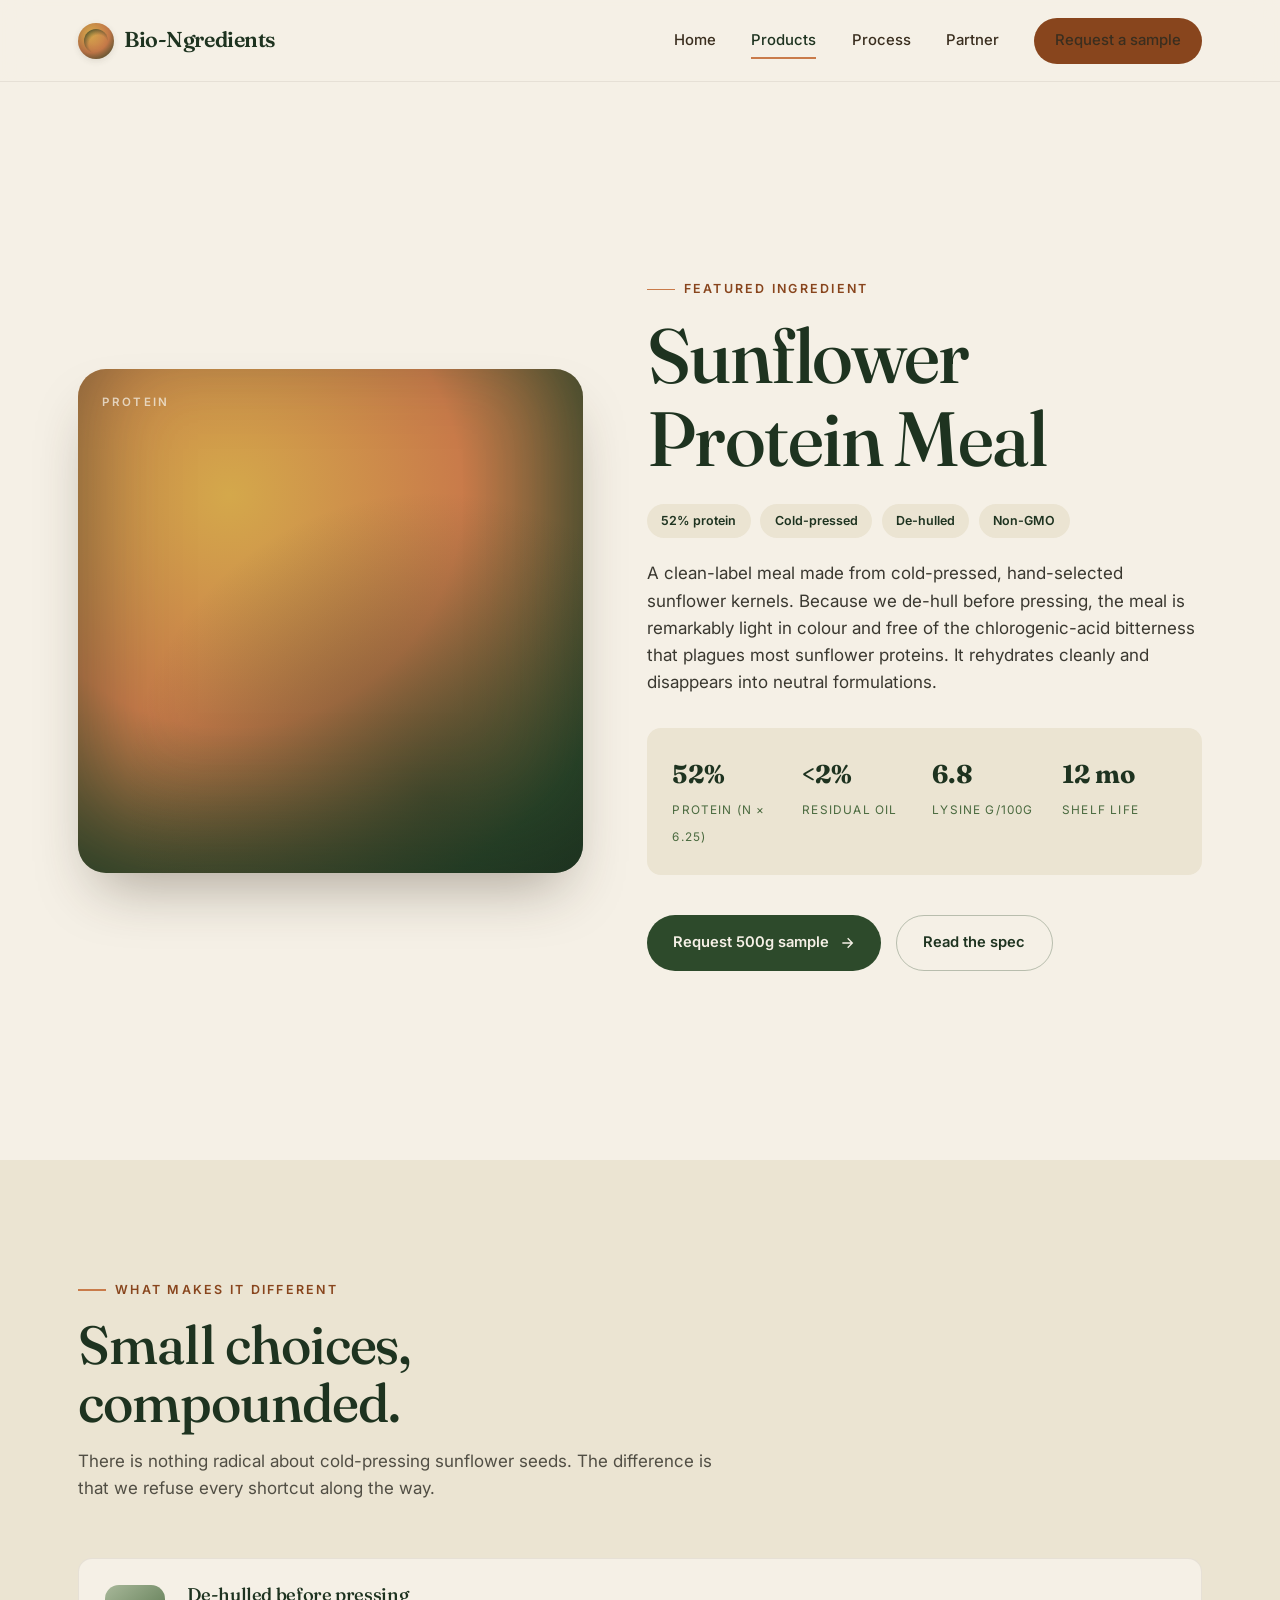
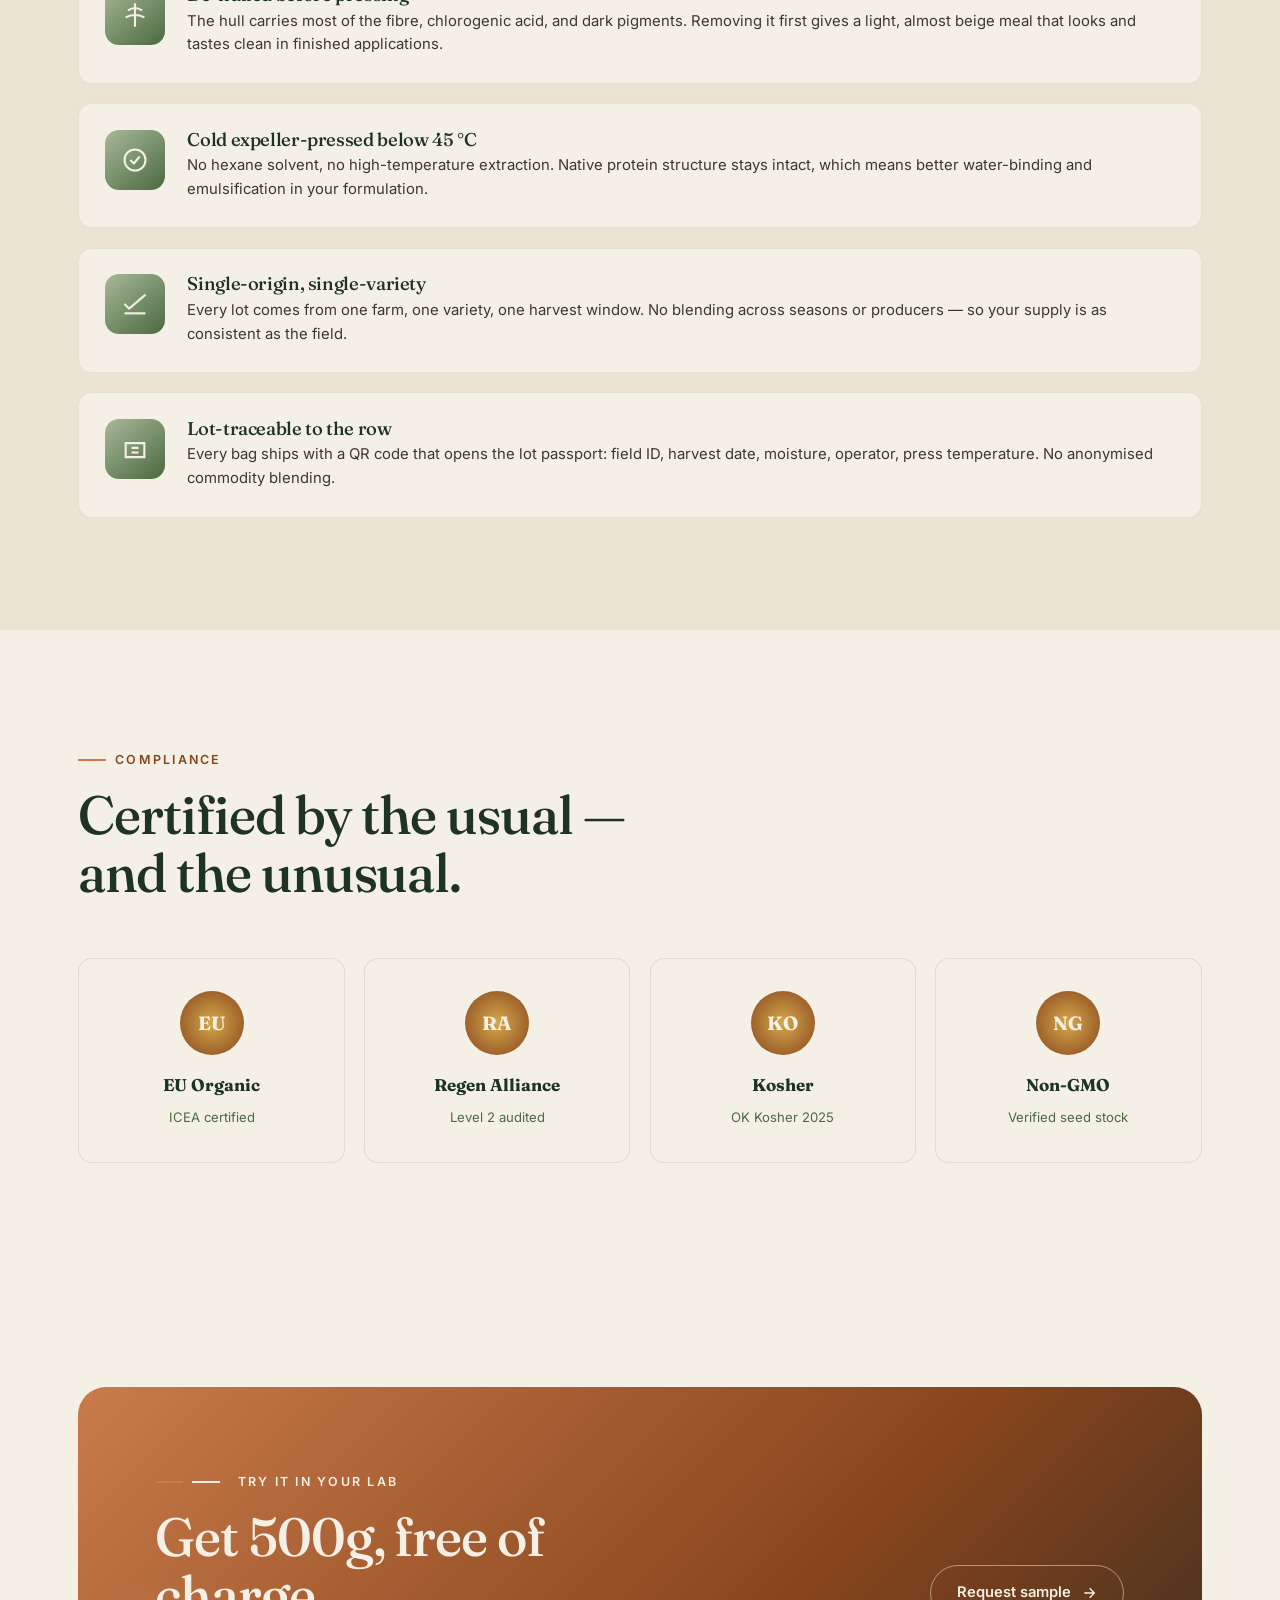
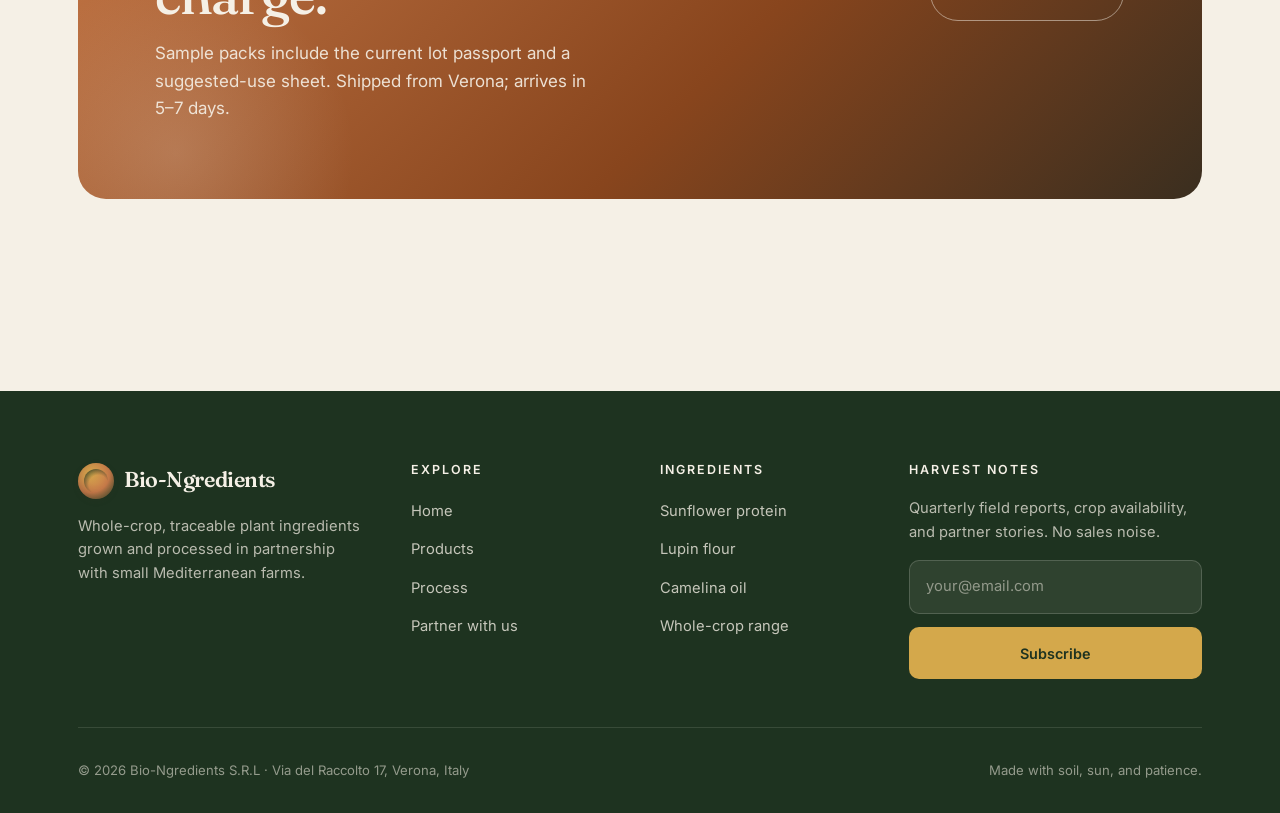
<file: protein-meal.html>
<!doctype html>
<html lang="en">
<head>
  <meta charset="utf-8" />
  <meta name="viewport" content="width=device-width, initial-scale=1" />
  <title>Sunflower Protein Meal · Bio-Ngredients</title>
  <meta name="description" content="A clean-label, 52% protein sunflower meal cold-pressed from de-hulled kernels. Neutral colour, no bitterness, fully traceable." />
  <link rel="preconnect" href="https://fonts.googleapis.com">
  <link rel="preconnect" href="https://fonts.gstatic.com" crossorigin>
  <link href="https://fonts.googleapis.com/css2?family=Fraunces:ital,opsz,wght@0,9..144,400;0,9..144,500;0,9..144,600;1,9..144,400&family=Inter:wght@400;500;600;700&display=swap" rel="stylesheet">
  <link rel="stylesheet" href="css/style.css" />
</head>
<body data-page="detail">
  <header class="nav" role="banner">
    <div class="nav-inner">
      <a href="index.html" class="logo" aria-label="Bio-Ngredients home">
        <span class="logo-mark" aria-hidden="true"></span>
        <span>Bio-Ngredients</span>
      </a>
      <button class="hamburger" aria-label="Toggle menu" aria-expanded="false" aria-controls="nav-menu">
        <span></span><span></span><span></span>
      </button>
      <nav class="nav-menu" id="nav-menu" aria-label="Primary">
        <a href="index.html" class="nav-home">Home</a>
        <a href="products.html" class="nav-products">Products</a>
        <a href="process.html" class="nav-process">Process</a>
        <a href="contact.html" class="nav-contact">Partner</a>
        <a href="contact.html" class="btn btn-clay nav-cta">Request a sample</a>
      </nav>
    </div>
  </header>

  <main>
    <section>
      <div class="container">
        <div class="detail-hero">
          <div class="detail-visual reveal" aria-hidden="true"></div>
          <div class="reveal">
            <span class="eyebrow">Featured ingredient</span>
            <h1 style="margin:1rem 0 0.5rem">Sunflower Protein Meal</h1>
            <div class="detail-tag-row">
              <span class="detail-tag">52% protein</span>
              <span class="detail-tag">Cold-pressed</span>
              <span class="detail-tag">De-hulled</span>
              <span class="detail-tag">Non-GMO</span>
            </div>
            <p>A clean-label meal made from cold-pressed, hand-selected sunflower kernels. Because we de-hull before pressing, the meal is remarkably light in colour and free of the chlorogenic-acid bitterness that plagues most sunflower proteins. It rehydrates cleanly and disappears into neutral formulations.</p>
            <div class="detail-specs">
              <div><strong>52%</strong><span>Protein (N × 6.25)</span></div>
              <div><strong>&lt;2%</strong><span>Residual oil</span></div>
              <div><strong>6.8</strong><span>Lysine g/100g</span></div>
              <div><strong>12 mo</strong><span>Shelf life</span></div>
            </div>
            <div class="hero-actions">
              <a href="contact.html" class="btn btn-primary">
                Request 500g sample
                <svg viewBox="0 0 24 24" fill="none" stroke="currentColor" stroke-width="2"><path d="M5 12h14M13 5l7 7-7 7"/></svg>
              </a>
              <a href="#features" class="btn btn-ghost">Read the spec</a>
            </div>
          </div>
        </div>
      </div>
    </section>

    <section id="features" class="pillars">
      <div class="container">
        <div class="section-head reveal">
          <span class="eyebrow">What makes it different</span>
          <h2>Small choices, compounded.</h2>
          <p>There is nothing radical about cold-pressing sunflower seeds. The difference is that we refuse every shortcut along the way.</p>
        </div>
        <div class="feature-rows reveal-stagger">
          <div class="feature-row">
            <div class="icn"><svg viewBox="0 0 24 24"><path d="M12 2v20M6 8s3-2 6-2 6 2 6 2M4 14s4-2 8-2 8 2 8 2"/></svg></div>
            <div>
              <h4>De-hulled before pressing</h4>
              <p>The hull carries most of the fibre, chlorogenic acid, and dark pigments. Removing it first gives a light, almost beige meal that looks and tastes clean in finished applications.</p>
            </div>
          </div>
          <div class="feature-row">
            <div class="icn"><svg viewBox="0 0 24 24"><circle cx="12" cy="12" r="9"/><path d="M8 12l3 3 5-6"/></svg></div>
            <div>
              <h4>Cold expeller-pressed below 45 °C</h4>
              <p>No hexane solvent, no high-temperature extraction. Native protein structure stays intact, which means better water-binding and emulsification in your formulation.</p>
            </div>
          </div>
          <div class="feature-row">
            <div class="icn"><svg viewBox="0 0 24 24"><path d="M3 12l4 4L21 4"/><path d="M3 20h18"/></svg></div>
            <div>
              <h4>Single-origin, single-variety</h4>
              <p>Every lot comes from one farm, one variety, one harvest window. No blending across seasons or producers — so your supply is as consistent as the field.</p>
            </div>
          </div>
          <div class="feature-row">
            <div class="icn"><svg viewBox="0 0 24 24"><path d="M4 7h16v12H4z"/><path d="M9 11h6M9 15h6"/></svg></div>
            <div>
              <h4>Lot-traceable to the row</h4>
              <p>Every bag ships with a QR code that opens the lot passport: field ID, harvest date, moisture, operator, press temperature. No anonymised commodity blending.</p>
            </div>
          </div>
        </div>
      </div>
    </section>

    <section>
      <div class="container">
        <div class="section-head reveal">
          <span class="eyebrow">Compliance</span>
          <h2>Certified by the usual — and the unusual.</h2>
        </div>
        <div class="certs reveal-stagger">
          <div class="cert">
            <div class="cert-badge">EU</div>
            <strong>EU Organic</strong>
            <span>ICEA certified</span>
          </div>
          <div class="cert">
            <div class="cert-badge">RA</div>
            <strong>Regen Alliance</strong>
            <span>Level 2 audited</span>
          </div>
          <div class="cert">
            <div class="cert-badge">KO</div>
            <strong>Kosher</strong>
            <span>OK Kosher 2025</span>
          </div>
          <div class="cert">
            <div class="cert-badge">NG</div>
            <strong>Non-GMO</strong>
            <span>Verified seed stock</span>
          </div>
        </div>
      </div>
    </section>

    <section>
      <div class="container">
        <div class="cta-banner reveal">
          <div>
            <span class="eyebrow" style="color:#f5f0e6"><span style="background:#f5f0e6;display:inline-block;width:28px;height:1.5px;margin-right:0.55rem"></span>Try it in your lab</span>
            <h2 style="margin-top:1rem">Get 500g, free of charge.</h2>
            <p style="margin-top:1rem">Sample packs include the current lot passport and a suggested-use sheet. Shipped from Verona; arrives in 5–7 days.</p>
          </div>
          <a href="contact.html" class="btn btn-ghost">
            Request sample
            <svg viewBox="0 0 24 24" fill="none" stroke="currentColor" stroke-width="2"><path d="M5 12h14M13 5l7 7-7 7"/></svg>
          </a>
        </div>
      </div>
    </section>
  </main>

  <footer class="footer">
    <div class="container">
      <div class="footer-grid">
        <div>
          <a href="index.html" class="logo"><span class="logo-mark"></span><span>Bio-Ngredients</span></a>
          <p>Whole-crop, traceable plant ingredients grown and processed in partnership with small Mediterranean farms.</p>
        </div>
        <div>
          <h4>Explore</h4>
          <ul>
            <li><a href="index.html">Home</a></li>
            <li><a href="products.html">Products</a></li>
            <li><a href="process.html">Process</a></li>
            <li><a href="contact.html">Partner with us</a></li>
          </ul>
        </div>
        <div>
          <h4>Ingredients</h4>
          <ul>
            <li><a href="protein-meal.html">Sunflower protein</a></li>
            <li><a href="products.html">Lupin flour</a></li>
            <li><a href="products.html">Camelina oil</a></li>
            <li><a href="products.html">Whole-crop range</a></li>
          </ul>
        </div>
        <div class="footer-news">
          <h4>Harvest notes</h4>
          <p style="margin-bottom:1rem">Quarterly field reports, crop availability, and partner stories. No sales noise.</p>
          <form onsubmit="event.preventDefault(); this.querySelector('button').textContent='Subscribed ✓';">
            <input type="email" placeholder="your@email.com" required />
            <button type="submit">Subscribe</button>
          </form>
        </div>
      </div>
      <div class="footer-bottom">
        <div>© <span data-year></span> Bio-Ngredients S.R.L · Via del Raccolto 17, Verona, Italy</div>
        <div>Made with soil, sun, and patience.</div>
      </div>
    </div>
  </footer>

  <script src="js/main.js"></script>
</body>
</html>
</file>
<file: css/style.css>
/* =========================================================
   Bio-Ngredients — Design System
   ========================================================= */
:root {
  --forest:   #2d4a2b;
  --forest-2: #1e3320;
  --moss:     #4a6a3f;
  --sage:     #a8b89a;
  --clay:     #c97b4a;
  --clay-2:   #88451d;
  --clay-3:   #6b340f;
  --cream:    #f5f0e6;
  --cream-2:  #ebe4d2;
  --soil:     #3a2e1f;
  --wheat:    #d4a84b;
  --ink:      #1a1a17;

  --f-serif: "Fraunces", Georgia, serif;
  --f-sans:  "Inter", system-ui, -apple-system, sans-serif;

  --radius: 14px;
  --radius-lg: 28px;
  --shadow: 0 10px 30px -12px rgba(26, 26, 23, 0.25);
  --shadow-sm: 0 4px 14px -6px rgba(26, 26, 23, 0.18);

  --container: 1200px;
  --gutter: clamp(1.1rem, 3vw, 2.4rem);

  --ease: cubic-bezier(0.22, 1, 0.36, 1);
}

/* Reset -------------------------------------------------- */
*, *::before, *::after { box-sizing: border-box; }
* { margin: 0; padding: 0; }
html { scroll-behavior: smooth; -webkit-text-size-adjust: 100%; }
body {
  font-family: var(--f-sans);
  color: var(--ink);
  background: var(--cream);
  line-height: 1.6;
  font-size: 17px;
  -webkit-font-smoothing: antialiased;
  overflow-x: hidden;
}
img, svg { display: block; max-width: 100%; }
a { color: inherit; text-decoration: none; }
button { font: inherit; cursor: pointer; border: none; background: none; color: inherit; }
ul { list-style: none; }
h1, h2, h3, h4 {
  font-family: var(--f-serif);
  font-weight: 500;
  line-height: 1.08;
  letter-spacing: -0.02em;
  color: var(--forest-2);
}
h1 { font-size: clamp(2.6rem, 6vw, 5.4rem); }
h2 { font-size: clamp(2rem, 4.2vw, 3.6rem); }
h3 { font-size: clamp(1.4rem, 2.2vw, 1.9rem); }
p  { color: #3a3830; }

.container { max-width: var(--container); margin-inline: auto; padding-inline: var(--gutter); }

/* Utility ------------------------------------------------ */
.eyebrow {
  display: inline-flex; align-items: center; gap: 0.55rem;
  font-family: var(--f-sans);
  font-size: 0.78rem; letter-spacing: 0.18em; text-transform: uppercase;
  color: var(--clay-2); font-weight: 600;
}
.eyebrow::before {
  content: ""; width: 28px; height: 1.5px; background: var(--clay);
}
.btn {
  display: inline-flex; align-items: center; gap: 0.6rem;
  padding: 0.95rem 1.65rem;
  border-radius: 999px;
  font-weight: 600; font-size: 0.92rem;
  transition: transform 0.35s var(--ease), background 0.35s var(--ease), color 0.35s var(--ease);
  will-change: transform;
}
.btn-primary { background: var(--forest); color: var(--cream); }
.btn-primary:hover { background: var(--forest-2); transform: translateY(-2px); }
.btn-clay { background: var(--clay-2); color: var(--cream); }
.btn-clay:hover { background: var(--clay-3); transform: translateY(-2px); }
.btn-ghost {
  background: transparent; color: var(--forest-2);
  border: 1.5px solid rgba(45, 74, 43, 0.3);
}
.btn-ghost:hover { background: var(--forest); color: var(--cream); border-color: var(--forest); }
.btn svg { width: 16px; height: 16px; }

/* Navigation --------------------------------------------- */
.nav {
  position: sticky; top: 0; z-index: 100;
  backdrop-filter: blur(14px);
  background: rgba(245, 240, 230, 0.85);
  border-bottom: 1px solid rgba(58, 46, 31, 0.08);
}
.nav-inner {
  display: flex; align-items: center; justify-content: space-between;
  padding: 1.1rem var(--gutter);
  max-width: var(--container); margin-inline: auto;
}
.logo {
  display: inline-flex; align-items: center; gap: 0.6rem;
  font-family: var(--f-serif); font-size: 1.35rem; font-weight: 600;
  color: var(--forest-2); letter-spacing: -0.02em;
}
.logo-mark {
  width: 36px; height: 36px; border-radius: 50%;
  background: radial-gradient(circle at 35% 30%, var(--wheat), var(--clay) 55%, var(--forest) 100%);
  box-shadow: inset 0 -4px 8px rgba(58, 46, 31, 0.25), 0 2px 6px rgba(58, 46, 31, 0.12);
  position: relative;
}
.logo-mark::after {
  content: ""; position: absolute; inset: 6px;
  border-radius: 50%;
  background: radial-gradient(circle at 60% 65%, transparent 45%, rgba(30, 51, 32, 0.6) 75%);
}
.nav-menu { display: flex; align-items: center; gap: 2.2rem; }
.nav-menu a {
  position: relative; font-size: 0.93rem; font-weight: 500;
  color: var(--soil); transition: color 0.3s var(--ease);
}
.nav-menu a::after {
  content: ""; position: absolute; left: 0; bottom: -6px;
  width: 0; height: 2px; background: var(--clay);
  transition: width 0.35s var(--ease);
}
.nav-menu a:hover { color: var(--forest-2); }
.nav-menu a:hover::after { width: 100%; }
body[data-page="home"]     .nav-home::after,
body[data-page="products"] .nav-products::after,
body[data-page="detail"]   .nav-products::after,
body[data-page="process"]  .nav-process::after,
body[data-page="contact"]  .nav-contact::after { width: 100%; }
body[data-page="home"]     .nav-home,
body[data-page="products"] .nav-products,
body[data-page="detail"]   .nav-products,
body[data-page="process"]  .nav-process,
body[data-page="contact"]  .nav-contact { color: var(--forest-2); }

.nav-cta { padding: 0.7rem 1.3rem; font-size: 0.88rem; }
.hamburger {
  display: none; width: 44px; height: 44px;
  flex-direction: column; justify-content: center; align-items: center; gap: 5px;
}
.hamburger span {
  display: block; width: 24px; height: 2px; background: var(--forest-2);
  border-radius: 2px; transition: transform 0.3s var(--ease), opacity 0.3s var(--ease);
}
.nav.menu-open .hamburger span:nth-child(1) { transform: translateY(7px) rotate(45deg); }
.nav.menu-open .hamburger span:nth-child(2) { opacity: 0; }
.nav.menu-open .hamburger span:nth-child(3) { transform: translateY(-7px) rotate(-45deg); }

@media (max-width: 860px) {
  .hamburger { display: flex; }
  .nav-menu {
    position: fixed; inset: 72px 0 auto 0;
    flex-direction: column; gap: 0;
    background: var(--cream);
    padding: 1.5rem var(--gutter) 2rem;
    border-bottom: 1px solid rgba(58,46,31,0.1);
    transform: translateY(-120%); transition: transform 0.45s var(--ease);
  }
  .nav-menu a { padding: 1rem 0; width: 100%; border-bottom: 1px solid rgba(58,46,31,0.08); font-size: 1.05rem; }
  .nav-menu .nav-cta { margin-top: 1rem; border-bottom: none; justify-content: center; }
  .nav.menu-open .nav-menu { transform: translateY(0); }
}

/* Hero --------------------------------------------------- */
.hero {
  position: relative;
  padding: clamp(3rem, 8vw, 7rem) 0 clamp(4rem, 10vw, 8rem);
  overflow: hidden;
}
.hero-grid {
  display: grid; grid-template-columns: 1.15fr 1fr;
  gap: clamp(2rem, 5vw, 4.5rem); align-items: center;
}
.hero-copy h1 { margin: 1.2rem 0 1.5rem; color: var(--forest-2); }
.hero-copy h1 em {
  font-style: italic; color: var(--clay-2); font-weight: 400;
}
.hero-copy p.lead { font-size: 1.1rem; max-width: 46ch; margin-bottom: 2rem; }
.hero-actions { display: flex; gap: 0.9rem; flex-wrap: wrap; }

.hero-visual {
  position: relative; aspect-ratio: 1 / 1.05;
}
.hero-orb {
  position: absolute; inset: 0;
  border-radius: 50%;
  background:
    radial-gradient(circle at 30% 25%, var(--wheat) 0%, var(--clay) 35%, var(--forest) 78%, var(--forest-2) 100%);
  box-shadow:
    inset 0 -30px 80px rgba(30, 51, 32, 0.6),
    inset 0 20px 60px rgba(245, 240, 230, 0.25),
    0 30px 80px -20px rgba(30, 51, 32, 0.45);
}
.hero-orb::before {
  content: ""; position: absolute; inset: 0; border-radius: 50%;
  background: radial-gradient(circle at 70% 80%, rgba(30,51,32,0.45), transparent 55%);
}

.hero-leaf {
  position: absolute;
  width: 170px; height: 170px;
  background: var(--moss);
  border-radius: 50% 0 50% 0;
  opacity: 0.82;
}
.hero-leaf.l1 { top: -8%; left: -6%; rotate: -22deg; }
.hero-leaf.l2 { bottom: -4%; right: -7%; rotate: 158deg; }

.hero-stats {
  display: flex; gap: 2rem; margin-top: 3rem;
  padding-top: 2rem; border-top: 1px solid rgba(58,46,31,0.12);
}
.hero-stats div strong {
  display: block; font-family: var(--f-serif); font-size: 2rem;
  color: var(--forest-2);
}
.hero-stats div span {
  font-size: 0.78rem; text-transform: uppercase; letter-spacing: 0.12em;
  color: var(--moss); font-weight: 600;
}

@media (max-width: 860px) {
  .hero-grid { grid-template-columns: 1fr; }
  .hero-visual { max-width: 420px; margin-inline: auto; }
  .hero-stats { flex-wrap: wrap; gap: 1.2rem 2rem; }
}

/* Section base ------------------------------------------- */
section { padding: clamp(4rem, 9vw, 7rem) 0; }
.section-head { max-width: 640px; margin-bottom: 3.5rem; }
.section-head h2 { margin-top: 1rem; }
.section-head p { margin-top: 1rem; color: #514e44; }

/* Pillars ------------------------------------------------ */
.pillars { background: var(--cream-2); }
.pillar-grid {
  display: grid; grid-template-columns: repeat(3, 1fr); gap: 1.6rem;
}
.pillar {
  background: var(--cream);
  border-radius: var(--radius-lg);
  padding: 2.2rem 2rem;
  box-shadow: var(--shadow-sm);
  transition: transform 0.5s var(--ease), box-shadow 0.5s var(--ease);
}
.pillar:hover { transform: translateY(-6px); box-shadow: var(--shadow); }
.pillar-icon {
  width: 64px; height: 64px; border-radius: 18px;
  display: grid; place-items: center; margin-bottom: 1.4rem;
  background: linear-gradient(140deg, var(--cream-2), var(--sage));
  color: var(--forest-2);
}
.pillar-icon svg { width: 30px; height: 30px; stroke: currentColor; fill: none; stroke-width: 1.8; }
.pillar h3 { margin-bottom: 0.6rem; font-size: 1.3rem; }
.pillar p { font-size: 0.95rem; }
@media (max-width: 860px) { .pillar-grid { grid-template-columns: 1fr; } }

/* Product cards ------------------------------------------ */
.products {
  display: grid; grid-template-columns: repeat(3, 1fr); gap: 1.8rem;
}
.product-card {
  position: relative;
  background: var(--cream);
  border-radius: var(--radius-lg);
  padding: 2rem 1.8rem 2.2rem;
  overflow: hidden;
  border: 1px solid rgba(58,46,31,0.08);
  transition: transform 0.5s var(--ease), border-color 0.5s var(--ease);
}
.product-card:hover { transform: translateY(-6px); border-color: var(--clay); }
.product-visual {
  aspect-ratio: 1/1; border-radius: 20px; margin-bottom: 1.6rem;
  position: relative; overflow: hidden;
}
.pv-1 { background: radial-gradient(circle at 30% 30%, var(--wheat), var(--clay-2) 70%, var(--soil)); }
.pv-2 { background: radial-gradient(circle at 40% 30%, var(--sage), var(--moss) 65%, var(--forest-2)); }
.pv-3 { background: radial-gradient(circle at 35% 30%, #e8d9a8, #b6894a 60%, #5c3d1a); }
.pv-4 { background: radial-gradient(circle at 30% 30%, #f0e0c0, #c8996c 60%, #4a3820); }
.pv-5 { background: radial-gradient(circle at 30% 35%, #d8e4c0, #7a9a5e 65%, #2d4a2b); }
.pv-6 { background: radial-gradient(circle at 35% 30%, #f5e6b8, #d4a84b 60%, #6b4e20); }
.product-visual::before {
  content: ""; position: absolute; inset: 0;
  background: radial-gradient(circle at 60% 80%, rgba(30,51,32,0.45), transparent 55%);
}
.product-visual::after {
  content: ""; position: absolute; left: 50%; bottom: 14%;
  width: 58%; height: 10px; transform: translateX(-50%);
  background: radial-gradient(ellipse, rgba(0,0,0,0.35), transparent 70%);
  filter: blur(6px);
}
.product-card .tag {
  font-size: 0.7rem; text-transform: uppercase; letter-spacing: 0.14em;
  color: var(--clay-2); font-weight: 700;
}
.product-card h3 { margin: 0.7rem 0 0.6rem; font-size: 1.45rem; }
.product-card p { font-size: 0.94rem; margin-bottom: 1.2rem; }
.product-card .arrow {
  display: inline-flex; align-items: center; gap: 0.5rem;
  font-weight: 600; color: var(--forest-2); font-size: 0.9rem;
}
.product-card .arrow svg { transition: transform 0.35s var(--ease); width: 16px; height: 16px; }
.product-card:hover .arrow svg { transform: translateX(6px); }
@media (max-width: 960px) { .products { grid-template-columns: repeat(2, 1fr); } }
@media (max-width: 640px) { .products { grid-template-columns: 1fr; } }

/* Process strip ------------------------------------------ */
.process-strip {
  background: var(--forest);
  color: var(--cream);
  border-radius: var(--radius-lg);
  padding: clamp(2.5rem, 6vw, 4.5rem);
  display: grid; grid-template-columns: 1fr 1.2fr; gap: 3rem;
  align-items: center;
  position: relative; overflow: hidden;
}
.process-strip::before {
  content: ""; position: absolute; right: -10%; top: -30%;
  width: 500px; height: 500px; border-radius: 50%;
  background: radial-gradient(circle, rgba(212,168,75,0.3), transparent 60%);
}
.process-strip h2 { color: var(--cream); position: relative; }
.process-strip p { color: rgba(245,240,230,0.85); position: relative; }
.process-strip .eyebrow { color: var(--wheat); }
.process-strip .eyebrow::before { background: var(--wheat); }
.process-steps { position: relative; display: grid; gap: 1rem; }
.ps-item {
  display: grid; grid-template-columns: 46px 1fr; gap: 1.1rem;
  align-items: start;
  padding: 1.1rem 1.3rem;
  background: rgba(245,240,230,0.08);
  border-radius: var(--radius);
  border: 1px solid rgba(245,240,230,0.12);
}
.ps-item .num {
  font-family: var(--f-serif); font-size: 1.4rem; color: var(--wheat);
  background: rgba(212,168,75,0.15); border-radius: 10px;
  width: 46px; height: 46px; display: grid; place-items: center;
}
.ps-item h4 { color: var(--cream); font-family: var(--f-serif); font-size: 1.1rem; margin-bottom: 0.2rem; }
.ps-item p { font-size: 0.88rem; color: rgba(245,240,230,0.75); margin: 0; }
@media (max-width: 860px) { .process-strip { grid-template-columns: 1fr; } }

/* CTA banner --------------------------------------------- */
.cta-banner {
  background: linear-gradient(135deg, var(--clay) 0%, var(--clay-2) 60%, var(--soil) 100%);
  color: var(--cream);
  border-radius: var(--radius-lg);
  padding: clamp(2.8rem, 6vw, 5rem);
  display: flex; gap: 2rem; align-items: center; justify-content: space-between;
  flex-wrap: wrap;
  position: relative; overflow: hidden;
}
.cta-banner::before {
  content: ""; position: absolute; left: -10%; bottom: -40%;
  width: 420px; height: 420px; border-radius: 50%;
  background: radial-gradient(circle, rgba(245,240,230,0.18), transparent 60%);
}
.cta-banner h2 { color: var(--cream); max-width: 14ch; position: relative; }
.cta-banner p { color: rgba(245,240,230,0.9); max-width: 40ch; position: relative; }
.cta-banner .btn-ghost { color: var(--cream); border-color: rgba(245,240,230,0.5); }
.cta-banner .btn-ghost:hover { background: var(--cream); color: var(--clay-2); }

/* Footer ------------------------------------------------- */
.footer {
  background: var(--forest-2); color: rgba(245,240,230,0.8);
  padding: 4.5rem 0 2rem; margin-top: 5rem;
}
.footer-grid {
  display: grid; grid-template-columns: 1.4fr 1fr 1fr 1.4fr; gap: 2.5rem;
  padding-bottom: 3rem; border-bottom: 1px solid rgba(245,240,230,0.12);
}
.footer h4 {
  color: var(--cream); font-family: var(--f-sans); font-size: 0.78rem;
  text-transform: uppercase; letter-spacing: 0.16em; margin-bottom: 1.3rem; font-weight: 600;
}
.footer .logo { color: var(--cream); margin-bottom: 1rem; }
.footer p { color: rgba(245,240,230,0.72); font-size: 0.92rem; max-width: 32ch; }
.footer ul li { margin-bottom: 0.7rem; }
.footer ul a { font-size: 0.92rem; color: rgba(245,240,230,0.78); transition: color 0.3s var(--ease); }
.footer ul a:hover { color: var(--wheat); }
.footer-news input {
  width: 100%; padding: 0.9rem 1rem;
  background: rgba(245,240,230,0.08);
  border: 1px solid rgba(245,240,230,0.18);
  border-radius: 10px;
  color: var(--cream); font: inherit; font-size: 0.92rem;
  margin-bottom: 0.8rem;
}
.footer-news input::placeholder { color: rgba(245,240,230,0.5); }
.footer-news button {
  width: 100%; padding: 0.9rem;
  background: var(--wheat); color: var(--forest-2);
  border-radius: 10px; font-weight: 600; font-size: 0.9rem;
  transition: background 0.3s var(--ease);
}
.footer-news button:hover { background: var(--cream); }
.footer-bottom {
  padding-top: 2rem; display: flex; justify-content: space-between;
  font-size: 0.82rem; color: rgba(245,240,230,0.55); flex-wrap: wrap; gap: 1rem;
}
@media (max-width: 860px) {
  .footer-grid { grid-template-columns: 1fr 1fr; }
  .footer-news { grid-column: 1 / -1; }
}
@media (max-width: 520px) { .footer-grid { grid-template-columns: 1fr; } }

/* Reveal animations -------------------------------------- */
.reveal {
  opacity: 0; transform: translateY(28px);
  transition: opacity 0.8s var(--ease), transform 0.8s var(--ease);
}
.reveal.in { opacity: 1; transform: translateY(0); }
.reveal-stagger > * {
  opacity: 0; transform: translateY(24px);
  transition: opacity 0.8s var(--ease), transform 0.8s var(--ease);
}
.reveal-stagger.in > *           { opacity: 1; transform: translateY(0); }
.reveal-stagger.in > *:nth-child(2) { transition-delay: 0.1s; }
.reveal-stagger.in > *:nth-child(3) { transition-delay: 0.2s; }
.reveal-stagger.in > *:nth-child(4) { transition-delay: 0.3s; }
.reveal-stagger.in > *:nth-child(5) { transition-delay: 0.4s; }
.reveal-stagger.in > *:nth-child(6) { transition-delay: 0.5s; }

/* Page header (non-home) --------------------------------- */
.page-header {
  padding: clamp(4rem, 8vw, 7rem) 0 clamp(3rem, 6vw, 5rem);
  background:
    radial-gradient(circle at 85% 10%, rgba(201,123,74,0.18), transparent 55%),
    radial-gradient(circle at 10% 90%, rgba(90,122,79,0.22), transparent 55%),
    var(--cream);
  text-align: center;
}
.page-header h1 { font-size: clamp(2.4rem, 5vw, 4.4rem); margin: 1rem auto 1.2rem; }
.page-header p { max-width: 58ch; margin: 0 auto; font-size: 1.08rem; }

/* Product detail ----------------------------------------- */
.detail-hero {
  display: grid; grid-template-columns: 1fr 1.1fr; gap: 4rem; align-items: center;
  padding: clamp(3rem, 6vw, 6rem) 0;
}
.detail-visual {
  aspect-ratio: 1/1; border-radius: var(--radius-lg);
  background: radial-gradient(circle at 30% 25%, var(--wheat), var(--clay) 45%, var(--forest) 85%, var(--forest-2));
  box-shadow: inset 0 -40px 100px rgba(30,51,32,0.55), 0 30px 60px -20px rgba(58,46,31,0.4);
  position: relative; overflow: hidden;
}
.detail-visual::before {
  content: ""; position: absolute; inset: 0;
  background: radial-gradient(circle at 70% 85%, rgba(30,51,32,0.5), transparent 55%);
}
.detail-visual::after {
  content: "PROTEIN"; position: absolute;
  top: 1.5rem; left: 1.5rem;
  font-family: var(--f-sans); font-size: 0.72rem; letter-spacing: 0.2em;
  color: var(--cream); opacity: 0.75; font-weight: 600;
}
.detail-tag-row { display: flex; gap: 0.6rem; flex-wrap: wrap; margin: 1.4rem 0; }
.detail-tag {
  padding: 0.45rem 0.9rem; border-radius: 999px;
  background: var(--cream-2); color: var(--forest-2);
  font-size: 0.78rem; font-weight: 600;
}
.detail-specs {
  display: grid; grid-template-columns: repeat(4, 1fr); gap: 1rem;
  margin: 2rem 0 2.5rem;
  padding: 1.6rem; background: var(--cream-2); border-radius: var(--radius);
}
.detail-specs div strong {
  display: block; font-family: var(--f-serif); font-size: 1.6rem; color: var(--forest-2);
}
.detail-specs div span {
  font-size: 0.74rem; text-transform: uppercase; letter-spacing: 0.1em; color: var(--moss);
}
@media (max-width: 860px) {
  .detail-hero { grid-template-columns: 1fr; }
  .detail-specs { grid-template-columns: repeat(2, 1fr); }
}

/* Feature rows ------------------------------------------- */
.feature-rows { display: grid; gap: 1.2rem; }
.feature-row {
  display: grid; grid-template-columns: 60px 1fr;
  gap: 1.4rem; padding: 1.6rem;
  background: var(--cream); border-radius: var(--radius);
  border: 1px solid rgba(58,46,31,0.08);
}
.feature-row .icn {
  width: 60px; height: 60px; border-radius: 14px;
  background: linear-gradient(140deg, var(--sage), var(--moss));
  display: grid; place-items: center; color: var(--cream);
}
.feature-row .icn svg { width: 28px; height: 28px; stroke: currentColor; fill: none; stroke-width: 1.8; }
.feature-row h4 { font-size: 1.15rem; margin-bottom: 0.3rem; }
.feature-row p { font-size: 0.93rem; }

/* Process timeline --------------------------------------- */
.timeline { position: relative; display: grid; gap: 2rem; }
.timeline::before {
  content: ""; position: absolute; left: 39px; top: 20px; bottom: 20px;
  width: 2px; background: linear-gradient(var(--moss), var(--clay), var(--wheat));
}
.tl-row {
  display: grid; grid-template-columns: 80px 1fr 1.1fr; gap: 2rem; align-items: start;
  position: relative;
}
.tl-dot {
  width: 80px; height: 80px; border-radius: 50%;
  background: var(--cream);
  border: 2px solid var(--moss);
  display: grid; place-items: center;
  font-family: var(--f-serif); font-size: 1.6rem; color: var(--forest-2);
  position: relative; z-index: 1;
}
.tl-body h3 { margin-bottom: 0.6rem; }
.tl-body p { font-size: 0.96rem; }
.tl-visual {
  aspect-ratio: 4/3; border-radius: var(--radius);
  position: relative; overflow: hidden;
}
.tl-v1 { background: linear-gradient(135deg, var(--sage), var(--moss) 50%, var(--forest-2)); }
.tl-v2 { background: linear-gradient(135deg, var(--wheat), var(--clay) 55%, var(--soil)); }
.tl-v3 { background: linear-gradient(135deg, #e0d5bc, #a68960 50%, #3a2e1f); }
.tl-v4 { background: linear-gradient(135deg, var(--cream-2), var(--sage) 50%, var(--forest)); }
.tl-v5 { background: linear-gradient(135deg, #f0e4c4, #d4a84b 55%, #6b4e20); }
.tl-visual::after {
  content: ""; position: absolute; inset: 0;
  background: radial-gradient(circle at 70% 85%, rgba(30,51,32,0.45), transparent 55%);
}
@media (max-width: 860px) {
  .tl-row { grid-template-columns: 60px 1fr; }
  .tl-visual { grid-column: 1 / -1; order: 3; }
  .tl-dot { width: 60px; height: 60px; font-size: 1.2rem; }
  .timeline::before { left: 29px; }
}

/* Certifications ----------------------------------------- */
.certs {
  display: grid; grid-template-columns: repeat(4, 1fr); gap: 1.2rem;
  margin-top: 2rem;
}
.cert {
  padding: 2rem 1.2rem; text-align: center;
  background: var(--cream); border-radius: var(--radius);
  border: 1px solid rgba(58,46,31,0.1);
}
.cert-badge {
  width: 64px; height: 64px; margin: 0 auto 1rem;
  border-radius: 50%;
  background: radial-gradient(circle, var(--wheat), var(--clay-2));
  display: grid; place-items: center; color: var(--cream);
  font-family: var(--f-serif); font-weight: 700; font-size: 1.2rem;
}
.cert strong { display: block; font-family: var(--f-serif); color: var(--forest-2); margin-bottom: 0.3rem; }
.cert span { font-size: 0.82rem; color: var(--moss); }
@media (max-width: 720px) { .certs { grid-template-columns: repeat(2, 1fr); } }

/* Contact ------------------------------------------------ */
.contact-grid {
  display: grid; grid-template-columns: 1fr 1.2fr; gap: 4rem;
}
.contact-info h3 { margin-bottom: 1rem; }
.contact-info p { margin-bottom: 2rem; }
.info-list { display: grid; gap: 1.4rem; }
.info-item {
  display: grid; grid-template-columns: 48px 1fr; gap: 1rem; align-items: start;
}
.info-item .ii-icn {
  width: 48px; height: 48px; border-radius: 12px;
  background: var(--cream-2); color: var(--forest-2);
  display: grid; place-items: center;
}
.info-item .ii-icn svg { width: 22px; height: 22px; stroke: currentColor; fill: none; stroke-width: 1.8; }
.info-item strong { display: block; font-family: var(--f-serif); color: var(--forest-2); margin-bottom: 0.15rem; }
.info-item span { font-size: 0.9rem; color: #514e44; }

.contact-form {
  background: var(--cream); border-radius: var(--radius-lg);
  padding: 2.4rem; border: 1px solid rgba(58,46,31,0.08);
  box-shadow: var(--shadow-sm);
}
.contact-form h3 { margin-bottom: 0.5rem; }
.contact-form > p { margin-bottom: 1.8rem; font-size: 0.95rem; }
.form-row { display: grid; grid-template-columns: 1fr 1fr; gap: 1rem; margin-bottom: 1rem; }
.form-field { display: flex; flex-direction: column; margin-bottom: 1rem; }
.form-field label {
  font-size: 0.78rem; font-weight: 600; text-transform: uppercase;
  letter-spacing: 0.1em; color: var(--moss); margin-bottom: 0.45rem;
}
.form-field input, .form-field select, .form-field textarea {
  padding: 0.85rem 1rem;
  border: 1.5px solid rgba(58,46,31,0.15);
  border-radius: 10px;
  background: var(--cream);
  font: inherit; font-size: 0.95rem; color: var(--ink);
  transition: border-color 0.3s var(--ease);
}
.form-field textarea { resize: vertical; min-height: 120px; font-family: var(--f-sans); }
.form-field input:focus, .form-field select:focus, .form-field textarea:focus {
  outline: none; border-color: var(--clay);
}
.contact-form button[type="submit"] { width: 100%; margin-top: 0.5rem; justify-content: center; }
.form-status {
  margin-top: 1rem; padding: 0.9rem; border-radius: 10px;
  background: var(--sage); color: var(--forest-2); font-size: 0.9rem;
  display: none; text-align: center;
}
.form-status.show { display: block; }
@media (max-width: 860px) {
  .contact-grid { grid-template-columns: 1fr; }
  .form-row { grid-template-columns: 1fr; }
}

/* Focus states (a11y) ------------------------------------ */
:focus-visible {
  outline: 3px solid var(--clay); outline-offset: 3px; border-radius: 4px;
}

@media (prefers-reduced-motion: reduce) {
  *, *::before, *::after {
    animation-duration: 0.01ms !important;
    transition-duration: 0.01ms !important;
  }
}
</file>
